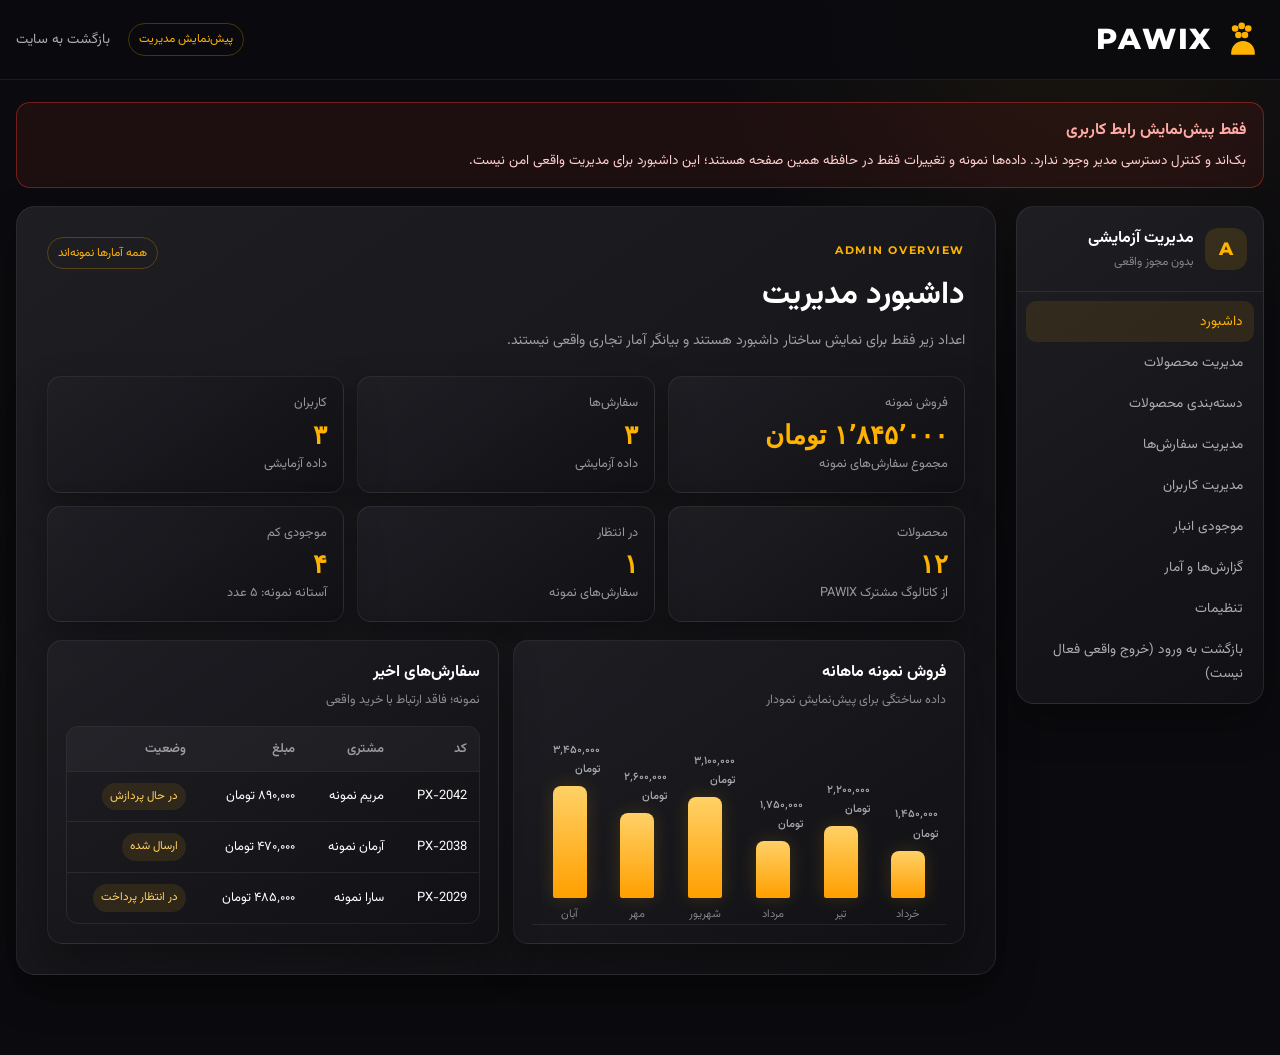
<file: admin/dashboard.html>
<!DOCTYPE html>
<html lang="fa" dir="rtl">
  <head>
    <meta charset="UTF-8" />
    <meta name="viewport" content="width=device-width, initial-scale=1.0" />
    <meta name="description" content="پیش‌نمایش داشبورد مدیریت PAWIX با داده‌های ساختگی؛ هیچ عملیات مدیریتی واقعی انجام نمی‌شود." />
    <title>پیش‌نمایش مدیریت | PAWIX</title>
    <link rel="preconnect" href="https://fonts.googleapis.com" />
    <link rel="preconnect" href="https://fonts.gstatic.com" crossorigin />
    <link href="https://fonts.googleapis.com/css2?family=Montserrat:wght@400;500;600;700;800&family=Vazirmatn:wght@400;500;600;700;800&display=swap" rel="stylesheet" />
    <link rel="stylesheet" href="../css/style.css" />
    <link rel="stylesheet" href="../css/admin-dashboard.css" />
  </head>
  <body class="admin-page">
    <header class="admin-topbar">
      <a class="brand" href="../index.html" aria-label="PAWIX - خانه">
        <span class="brand-mark" aria-hidden="true"><svg viewBox="0 0 64 64"><circle cx="20" cy="16" r="5"></circle><circle cx="30" cy="12" r="5"></circle><circle cx="40" cy="16" r="5"></circle><circle cx="25" cy="26" r="5"></circle><circle cx="35" cy="26" r="5"></circle><path d="M32 35c-10 0-18 8-18 18v3h36v-3c0-10-8-18-18-18Z"></path></svg></span>
        <span class="brand-name">PAWIX</span>
      </a>
      <div class="admin-topbar-actions">
        <span class="preview-chip">پیش‌نمایش مدیریت</span>
        <a href="../index.html">بازگشت به سایت</a>
      </div>
    </header>
    <main class="admin-container">
      <div class="admin-warning" role="alert">
        <strong>فقط پیش‌نمایش رابط کاربری</strong>
        <span>بک‌اند و کنترل دسترسی مدیر وجود ندارد. داده‌ها نمونه و تغییرات فقط در حافظه همین صفحه هستند؛ این داشبورد برای مدیریت واقعی امن نیست.</span>
      </div>
      <div class="admin-layout">
        <aside class="admin-sidebar" aria-label="منوی مدیریت">
          <div class="admin-sidebar-heading"><span class="admin-avatar" aria-hidden="true">A</span><div><strong>مدیریت آزمایشی</strong><small>بدون مجوز واقعی</small></div></div>
          <nav class="admin-nav">
            <a href="#overview" data-admin-link aria-current="page">داشبورد</a>
            <a href="#products" data-admin-link>مدیریت محصولات</a>
            <a href="#categories" data-admin-link>دسته‌بندی محصولات</a>
            <a href="#orders" data-admin-link>مدیریت سفارش‌ها</a>
            <a href="#users" data-admin-link>مدیریت کاربران</a>
            <a href="#inventory" data-admin-link>موجودی انبار</a>
            <a href="#reports" data-admin-link>گزارش‌ها و آمار</a>
            <a href="#settings" data-admin-link>تنظیمات</a>
            <a href="../pages/login.html">بازگشت به ورود (خروج واقعی فعال نیست)</a>
          </nav>
        </aside>
        <div class="admin-main">
          <section class="admin-panel" id="overview" data-admin-panel>
            <div class="admin-page-heading"><div><span class="admin-eyebrow">ADMIN OVERVIEW</span><h1>داشبورد مدیریت</h1></div><span class="sample-label">همه آمارها نمونه‌اند</span></div>
            <p class="admin-lead">اعداد زیر فقط برای نمایش ساختار داشبورد هستند و بیانگر آمار تجاری واقعی نیستند.</p>
            <div class="admin-stat-grid">
              <article class="admin-stat"><span>فروش نمونه</span><strong data-demo-sales>۰</strong><small>مجموع سفارش‌های نمونه</small></article>
              <article class="admin-stat"><span>سفارش‌ها</span><strong data-demo-order-count>۰</strong><small>داده آزمایشی</small></article>
              <article class="admin-stat"><span>کاربران</span><strong data-demo-user-count>۰</strong><small>داده آزمایشی</small></article>
              <article class="admin-stat"><span>محصولات</span><strong data-demo-product-count>۰</strong><small>از کاتالوگ مشترک PAWIX</small></article>
              <article class="admin-stat"><span>در انتظار</span><strong data-demo-pending-count>۰</strong><small>سفارش‌های نمونه</small></article>
              <article class="admin-stat"><span>موجودی کم</span><strong data-demo-low-stock>۰</strong><small>آستانه نمونه: ۵ عدد</small></article>
            </div>
            <div class="admin-overview-grid">
              <article class="admin-subpanel">
                <h2>فروش نمونه ماهانه</h2><p class="admin-subtitle">داده ساختگی برای پیش‌نمایش نمودار</p>
                <div class="demo-chart" data-sales-chart aria-label="نمودار نمونه فروش ماهانه"></div>
              </article>
              <article class="admin-subpanel">
                <h2>سفارش‌های اخیر</h2><p class="admin-subtitle">نمونه؛ فاقد ارتباط با خرید واقعی</p>
                <div class="responsive-table"><table class="admin-table"><thead><tr><th>کد</th><th>مشتری</th><th>مبلغ</th><th>وضعیت</th></tr></thead><tbody data-overview-orders></tbody></table></div>
              </article>
            </div>
          </section>

          <section class="admin-panel" id="products" data-admin-panel hidden>
            <div class="admin-page-heading"><div><span class="admin-eyebrow">PRODUCTS</span><h1>مدیریت محصولات</h1></div><span class="sample-label">تغییرات موقت</span></div>
            <p class="admin-lead">فهرست از کاتالوگ مشترک سایت خوانده می‌شود؛ افزودن و ویرایش فقط در این پیش‌نمایش اعمال می‌شود.</p>
            <div class="responsive-table"><table class="admin-table"><thead><tr><th>محصول</th><th>برند / دسته</th><th>قیمت</th><th>تخفیف</th><th>موجودی نمونه</th><th>وضعیت</th><th>عملیات</th></tr></thead><tbody data-admin-products></tbody></table></div>
            <form class="admin-form" data-product-form novalidate>
              <h2 data-product-form-heading>افزودن محصول نمونه</h2>
              <input type="hidden" name="productId" />
              <div class="admin-form-grid">
                <label>نام محصول<input name="name" required /></label>
                <label>برند<input name="brand" required /></label>
                <label>دسته‌بندی<input name="category" required placeholder="dog-food" /></label>
                <label>قیمت (تومان)<input name="price" type="number" min="0" required /></label>
                <label>قیمت قبل از تخفیف<input name="originalPrice" type="number" min="0" /></label>
                <label>موجودی نمونه<input name="stock" type="number" min="0" required /></label>
                <label class="admin-form-wide">نشانی تصویر<input name="image" type="url" required /></label>
                <label class="admin-form-wide">توضیحات<textarea name="description" rows="3" required></textarea></label>
              </div>
              <label class="admin-check"><input name="available" type="checkbox" checked /> محصول فعال باشد</label>
              <div class="admin-form-actions"><button class="admin-primary-button" type="submit">ذخیره فقط در پیش‌نمایش</button><button class="admin-secondary-button" type="button" data-product-cancel hidden>لغو ویرایش</button></div>
              <p class="admin-status" role="status" data-product-status></p>
            </form>
          </section>

          <section class="admin-panel" id="categories" data-admin-panel hidden>
            <div class="admin-page-heading"><div><span class="admin-eyebrow">CATEGORIES</span><h1>دسته‌بندی محصولات</h1></div><span class="sample-label">استخراج از کاتالوگ مشترک</span></div>
            <p class="admin-lead">دسته‌های زیر براساس اطلاعات فعلی محصولات محاسبه شده‌اند.</p>
            <div class="admin-category-grid" data-category-list></div>
          </section>

          <section class="admin-panel" id="orders" data-admin-panel hidden>
            <div class="admin-page-heading"><div><span class="admin-eyebrow">ORDERS</span><h1>مدیریت سفارش‌ها</h1></div><span class="sample-label">سفارش‌های ساختگی</span></div>
            <p class="admin-lead">تغییر وضعیت‌ها فقط در این صفحه و تا زمان بارگذاری مجدد باقی می‌ماند.</p>
            <p class="admin-status" role="status" data-order-status></p>
            <div class="responsive-table"><table class="admin-table"><thead><tr><th>کد سفارش</th><th>مشتری</th><th>تاریخ</th><th>محصولات</th><th>مبلغ</th><th>پرداخت</th><th>ارسال</th><th>جزئیات</th></tr></thead><tbody data-admin-orders></tbody></table></div>
          </section>

          <section class="admin-panel" id="users" data-admin-panel hidden>
            <div class="admin-page-heading"><div><span class="admin-eyebrow">USERS</span><h1>مدیریت کاربران</h1></div><span class="sample-label">کاربران نمونه</span></div>
            <p class="admin-lead">کاربر واقعی یا اطلاعات شناسایی‌شونده در این بخش وجود ندارد.</p>
            <p class="admin-status" role="status" data-user-status></p>
            <div class="responsive-table"><table class="admin-table"><thead><tr><th>نام</th><th>ایمیل</th><th>تلفن نمونه</th><th>ثبت‌نام</th><th>تعداد سفارش نمونه</th><th>وضعیت</th><th>عملیات</th></tr></thead><tbody data-admin-users></tbody></table></div>
          </section>

          <section class="admin-panel" id="inventory" data-admin-panel hidden>
            <div class="admin-page-heading"><div><span class="admin-eyebrow">INVENTORY</span><h1>موجودی انبار</h1></div><span class="sample-label">موجودی ساختگی</span></div>
            <p class="admin-lead">موجودی واقعی در دسترس نیست؛ مقدارهای زیر صرفاً برای نمایش هشدار کمبود هستند.</p>
            <div class="responsive-table"><table class="admin-table"><thead><tr><th>محصول</th><th>کد محصول</th><th>موجودی نمونه</th><th>وضعیت</th></tr></thead><tbody data-inventory-list></tbody></table></div>
          </section>

          <section class="admin-panel" id="reports" data-admin-panel hidden>
            <div class="admin-page-heading"><div><span class="admin-eyebrow">REPORTS</span><h1>گزارش‌ها و آمار</h1></div><span class="sample-label">داده ساختگی</span></div>
            <p class="admin-lead">گزارش‌های بصری نمونه؛ تا اتصال داده واقعی قابل استفاده تجاری نیستند.</p>
            <div class="admin-report-grid">
              <article class="admin-subpanel"><h2>فروش نمونه</h2><p class="admin-subtitle">مبالغ فرضی</p><div class="demo-chart" data-report-sales></div></article>
              <article class="admin-subpanel"><h2>سفارش‌ها</h2><p class="admin-subtitle">تعداد فرضی</p><div class="demo-chart" data-report-orders></div></article>
              <article class="admin-subpanel"><h2>محصولات برگزیده</h2><p class="admin-subtitle">براساس فهرست نمونه</p><div class="report-list" data-report-products></div></article>
              <article class="admin-subpanel"><h2>مشتریان نمونه</h2><p class="admin-subtitle">بدون داده شخصی واقعی</p><div class="report-list" data-report-customers></div></article>
            </div>
          </section>

          <section class="admin-panel" id="settings" data-admin-panel hidden>
            <div class="admin-page-heading"><div><span class="admin-eyebrow">SETTINGS</span><h1>تنظیمات</h1></div><span class="sample-label">غیرفعال</span></div>
            <p class="admin-lead">تنظیمات مدیریتی به سرور متصل نیستند و این پیش‌نمایش دسترسی مدیر را کنترل نمی‌کند.</p>
            <form class="admin-form" data-settings-form>
              <div class="admin-form-grid">
                <label>نام نمایشی فروشگاه<input name="storeName" value="PAWIX" required /></label>
                <label>ایمیل اطلاع‌رسانی<input name="email" type="email" value="demo@example.com" required /></label>
              </div>
              <button class="admin-primary-button" type="submit">بررسی تنظیمات نمایشی</button>
              <p class="admin-status" role="status" data-settings-status></p>
            </form>
          </section>
        </div>
      </div>
    </main>
    <script src="../js/store.js"></script>
    <script src="../js/admin-dashboard.js"></script>
  </body>
</html>
</file>
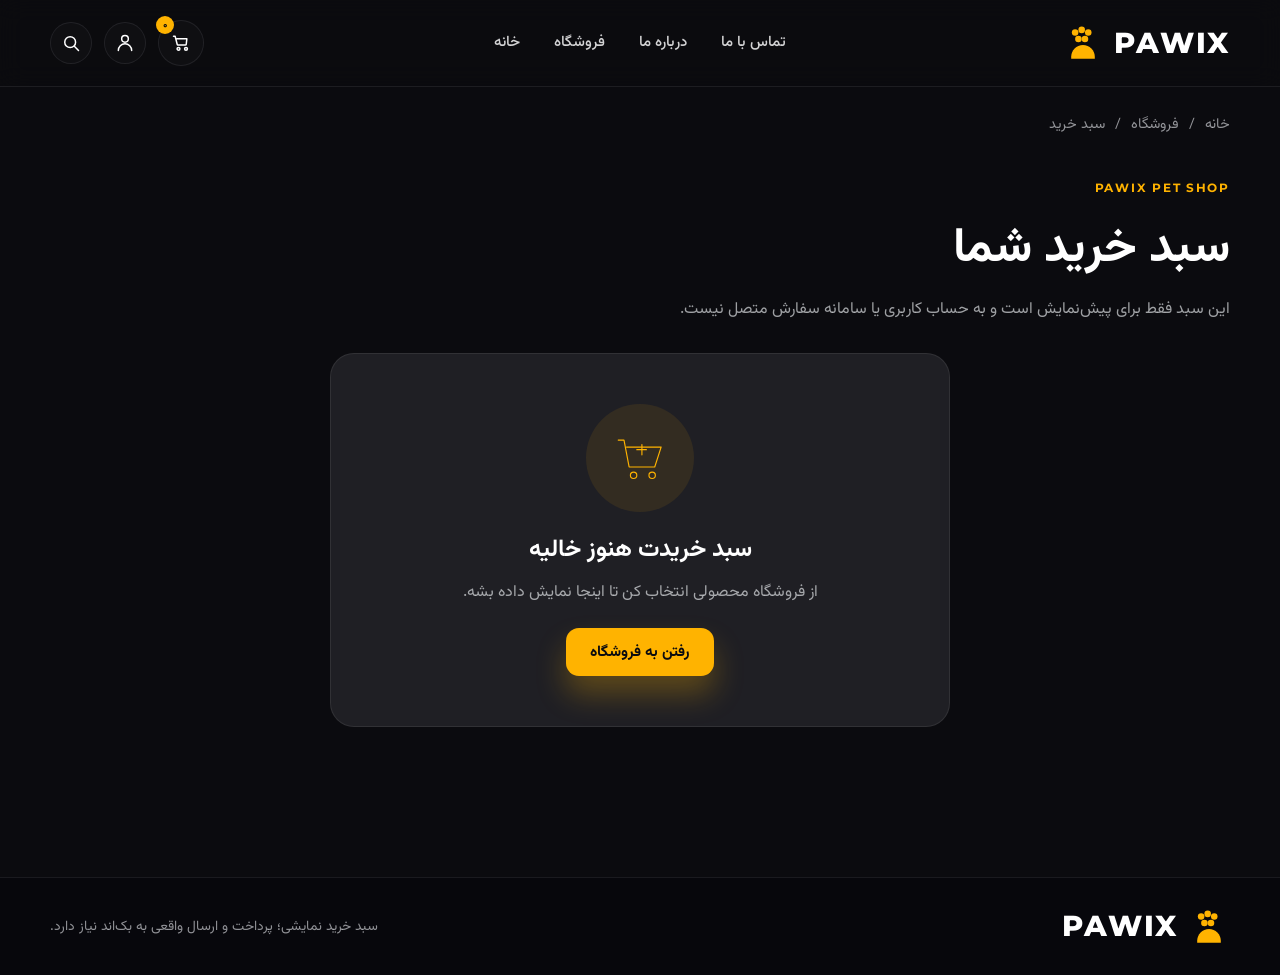
<file: pages/cart.html>
<!DOCTYPE html>
<html lang="fa" dir="rtl">
  <head>
    <meta charset="UTF-8" />
    <meta name="viewport" content="width=device-width, initial-scale=1.0" />
    <meta name="description" content="سبد خرید آزمایشی PAWIX؛ اطلاعات خرید و پرداخت به سرور ارسال نمی‌شوند." />
    <title>سبد خرید | PAWIX</title>
    <link rel="preconnect" href="https://fonts.googleapis.com" />
    <link rel="preconnect" href="https://fonts.gstatic.com" crossorigin />
    <link href="https://fonts.googleapis.com/css2?family=Montserrat:wght@400;500;600;700;800&family=Vazirmatn:wght@400;500;600;700;800&display=swap" rel="stylesheet" />
    <link rel="stylesheet" href="../css/style.css" />
    <link rel="stylesheet" href="../css/search.css" />
    <link rel="stylesheet" href="../css/cart.css" />
  </head>
  <body>
    <header class="site-header">
      <div class="container">
        <div class="header-row">
          <div class="header-actions" aria-label="ابزارهای کاربر">
            <button class="icon-btn" type="button" aria-label="جستجو در محصولات" data-search-open>
              <svg viewBox="0 0 24 24" aria-hidden="true"><circle cx="11" cy="11" r="6.5"></circle><path d="M16 16 21 21"></path></svg>
            </button>
            <a class="icon-btn" href="login.html" aria-label="ورود به حساب کاربری">
              <svg viewBox="0 0 24 24" aria-hidden="true"><path d="M20 21a8 8 0 0 0-16 0"></path><circle cx="12" cy="7" r="4"></circle></svg>
            </a>
            <a class="cart-btn" href="cart.html" aria-label="مشاهده سبد خرید آزمایشی" aria-current="page">
              <svg viewBox="0 0 24 24" aria-hidden="true"><circle cx="9" cy="19" r="1.7"></circle><circle cx="18" cy="19" r="1.7"></circle><path d="M3 4h2l2.4 9.5a1 1 0 0 0 1 .8h8.9a1 1 0 0 0 1-.76L19 7H7"></path></svg>
              <span class="cart-badge" data-cart-count>0</span>
            </a>
          </div>
          <nav class="main-nav" aria-label="منو اصلی">
            <a href="../index.html">خانه</a>
            <a href="shop.html">فروشگاه</a>
            <a href="about.html">درباره ما</a>
            <a href="contact.html">تماس با ما</a>
          </nav>
          <a class="brand" href="../index.html" aria-label="PAWIX - خانه">
            <span class="brand-mark" aria-hidden="true">
              <svg viewBox="0 0 64 64"><circle cx="20" cy="16" r="5"></circle><circle cx="30" cy="12" r="5"></circle><circle cx="40" cy="16" r="5"></circle><circle cx="25" cy="26" r="5"></circle><circle cx="35" cy="26" r="5"></circle><path d="M32 35c-10 0-18 8-18 18v3h36v-3c0-10-8-18-18-18Z"></path></svg>
            </span>
            <span class="brand-name">PAWIX</span>
          </a>
        </div>
      </div>
    </header>

    <main class="container cart-page">
      <nav class="cart-breadcrumb" aria-label="مسیر صفحه">
        <a href="../index.html">خانه</a><span aria-hidden="true">/</span>
        <a href="shop.html">فروشگاه</a><span aria-hidden="true">/</span>
        <span aria-current="page">سبد خرید</span>
      </nav>
      <header class="cart-heading">
        <span class="cart-kicker">PAWIX PET SHOP</span>
        <h1>سبد خرید شما</h1>
        <p>این سبد فقط برای پیش‌نمایش است و به حساب کاربری یا سامانه سفارش متصل نیست.</p>
      </header>

      <div class="cart-error" role="alert" data-cart-error hidden></div>
      <section class="cart-layout" data-cart-content aria-label="محتویات سبد خرید">
        <div class="cart-items-column">
          <div class="cart-items-heading">
            <h2>محصولات انتخاب‌شده</h2>
            <button class="text-button" type="button" data-clear-cart>پاک کردن سبد</button>
          </div>
          <div class="cart-items" data-cart-lines></div>
          <a class="cart-continue" href="shop.html">
            <svg viewBox="0 0 24 24" aria-hidden="true"><path d="M19 12H5m0 0 6 6m-6-6 6-6"></path></svg>
            ادامه خرید از فروشگاه
          </a>
        </div>
        <aside class="cart-summary" aria-labelledby="cart-summary-title">
          <h2 id="cart-summary-title">خلاصه سفارش</h2>
          <div class="summary-row"><span>جمع قیمت اصلی</span><strong data-original-total>۰ تومان</strong></div>
          <div class="summary-row"><span>تخفیف محصولات</span><strong class="summary-discount" data-discount-total>۰ تومان</strong></div>
          <div class="summary-row"><span>جمع محصولات</span><strong data-subtotal>۰ تومان</strong></div>
          <div class="summary-row">
            <span>هزینه ارسال (آزمایشی)</span><strong data-shipping>۰ تومان</strong>
          </div>
          <p class="shipping-note">مبلغ ارسال صفر فقط برای پیش‌نمایش است؛ هزینه واقعی هنوز تعریف نشده.</p>
          <div class="summary-total"><span>مجموع آزمایشی</span><strong data-total>۰ تومان</strong></div>
          <button class="checkout-button" type="button" data-checkout>ادامه به پرداخت</button>
          <p class="checkout-note" role="status" data-checkout-status>
            پرداخت در این نسخه فعال نیست؛ برای خرید واقعی به اتصال بک‌اند و درگاه امن نیاز است.
          </p>
        </aside>
      </section>

      <section class="cart-empty" data-cart-empty hidden>
        <div class="empty-cart-art" aria-hidden="true">
          <svg viewBox="0 0 100 100"><path d="M16 22h9l8 42h40l10-31H29"></path><circle cx="40" cy="77" r="5"></circle><circle cx="69" cy="77" r="5"></circle><path d="M45 37h15m-7-8v16"></path></svg>
        </div>
        <h2>سبد خریدت هنوز خالیه</h2>
        <p>از فروشگاه محصولی انتخاب کن تا اینجا نمایش داده بشه.</p>
        <a class="cta-btn" href="shop.html">رفتن به فروشگاه</a>
      </section>
    </main>

    <footer class="site-footer cart-footer">
      <div class="container cart-footer-inner">
        <a class="brand footer-logo" href="../index.html" aria-label="PAWIX - خانه">
          <span class="brand-mark" aria-hidden="true"><svg viewBox="0 0 64 64"><circle cx="20" cy="16" r="5"></circle><circle cx="30" cy="12" r="5"></circle><circle cx="40" cy="16" r="5"></circle><circle cx="25" cy="26" r="5"></circle><circle cx="35" cy="26" r="5"></circle><path d="M32 35c-10 0-18 8-18 18v3h36v-3c0-10-8-18-18-18Z"></path></svg></span>
          <span class="brand-name">PAWIX</span>
        </a>
        <p>سبد خرید نمایشی؛ پرداخت و ارسال واقعی به بک‌اند نیاز دارد.</p>
      </div>
    </footer>
    <div class="shop-toast" role="status" aria-live="polite" data-toast></div>
    <script src="../js/store.js"></script>
    <script src="../js/search.js"></script>
    <script src="../js/main.js"></script>
    <script src="../js/cart.js"></script>
  </body>
</html>
</file>
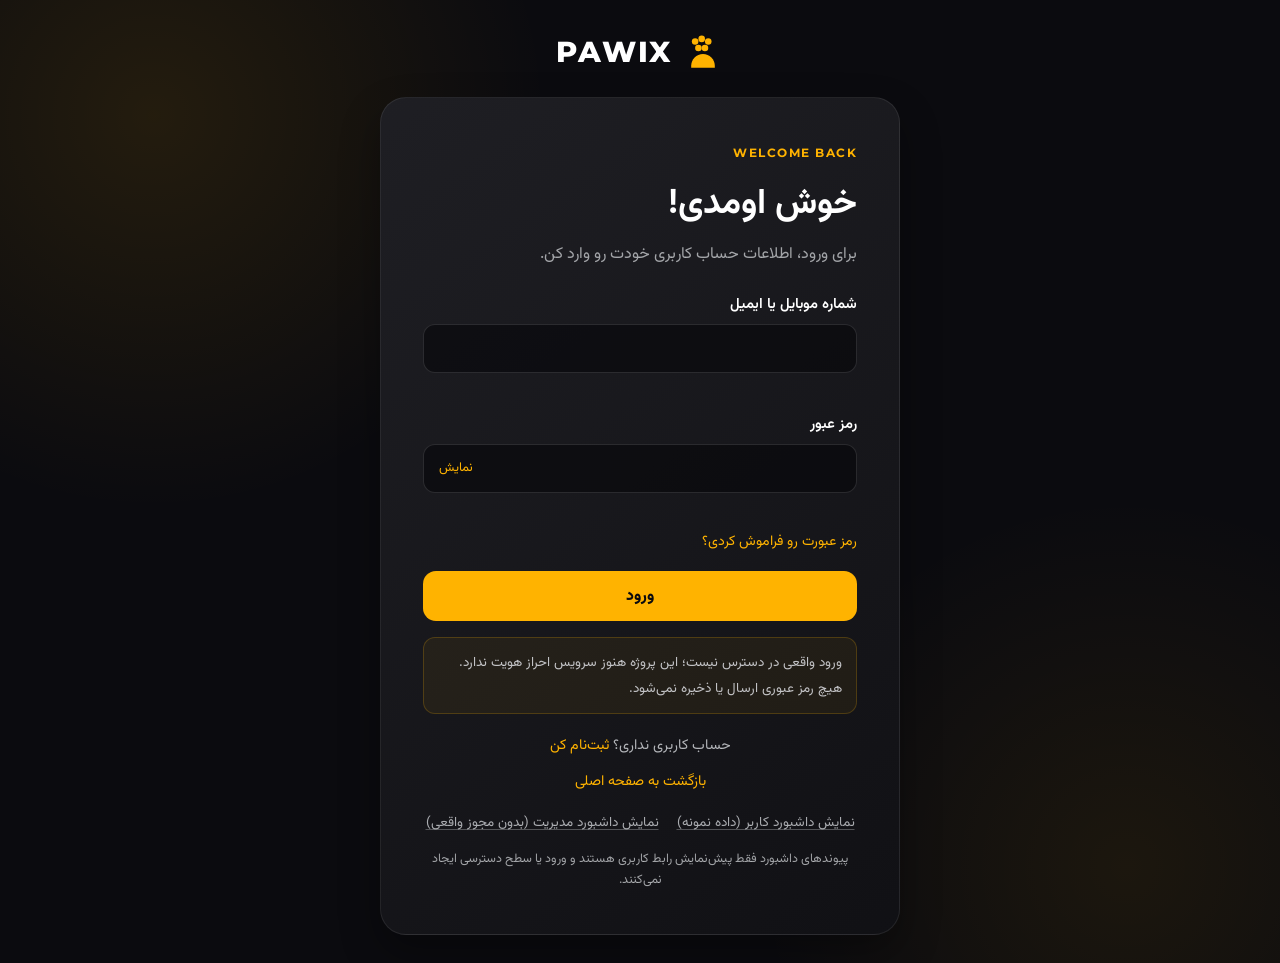
<file: pages/login.html>
<!DOCTYPE html>
<html lang="fa" dir="rtl">
  <head>
    <meta charset="UTF-8" />
    <meta name="viewport" content="width=device-width, initial-scale=1.0" />
    <meta name="description" content="پیش‌نمایش ورود به حساب PAWIX؛ ورود واقعی به سرویس احراز هویت نیاز دارد." />
    <title>ورود | PAWIX</title>
    <link rel="preconnect" href="https://fonts.googleapis.com" />
    <link rel="preconnect" href="https://fonts.gstatic.com" crossorigin />
    <link href="https://fonts.googleapis.com/css2?family=Montserrat:wght@400;500;600;700;800&family=Vazirmatn:wght@400;500;600;700;800&display=swap" rel="stylesheet" />
    <link rel="stylesheet" href="../css/style.css" />
    <link rel="stylesheet" href="../css/auth.css" />
  </head>
  <body class="auth-page">
    <main class="auth-shell">
      <div class="auth-brand-row">
        <a class="brand" href="../index.html" aria-label="PAWIX - خانه">
          <span class="brand-mark" aria-hidden="true"><svg viewBox="0 0 64 64"><circle cx="20" cy="16" r="5"></circle><circle cx="30" cy="12" r="5"></circle><circle cx="40" cy="16" r="5"></circle><circle cx="25" cy="26" r="5"></circle><circle cx="35" cy="26" r="5"></circle><path d="M32 35c-10 0-18 8-18 18v3h36v-3c0-10-8-18-18-18Z"></path></svg></span>
          <span class="brand-name">PAWIX</span>
        </a>
      </div>
      <section class="auth-card" aria-labelledby="login-title">
        <span class="auth-eyebrow">WELCOME BACK</span>
        <h1 id="login-title">خوش اومدی!</h1>
        <p class="auth-intro">برای ورود، اطلاعات حساب کاربری خودت رو وارد کن.</p>
        <form class="auth-form" data-auth-form data-auth-mode="login" novalidate>
          <div class="auth-field">
            <label for="login-identifier">شماره موبایل یا ایمیل</label>
            <input id="login-identifier" name="identifier" type="text" autocomplete="username" required aria-describedby="login-identifier-error" />
            <span class="auth-field-error" id="login-identifier-error"></span>
          </div>
          <div class="auth-field">
            <label for="login-password">رمز عبور</label>
            <div class="password-field">
              <input id="login-password" name="password" type="password" autocomplete="current-password" required aria-describedby="login-password-error" />
              <button class="password-toggle" type="button" data-password-toggle="login-password" aria-label="نمایش رمز عبور">نمایش</button>
            </div>
            <span class="auth-field-error" id="login-password-error"></span>
          </div>
          <div class="auth-options">
            <a href="#auth-notice" data-forgot-password>رمز عبورت رو فراموش کردی؟</a>
          </div>
          <button class="auth-submit" type="submit">ورود</button>
          <p class="auth-status" id="auth-notice" role="status" aria-live="polite">
            ورود واقعی در دسترس نیست؛ این پروژه هنوز سرویس احراز هویت ندارد. هیچ رمز عبوری ارسال یا ذخیره نمی‌شود.
          </p>
        </form>
        <div class="auth-links">
          <span>حساب کاربری نداری؟ <a href="register.html">ثبت‌نام کن</a></span>
          <a href="../index.html">بازگشت به صفحه اصلی</a>
        </div>
        <div class="auth-demo-links" aria-label="پیش‌نمایش‌های آزمایشی">
          <a href="../user/dashboard.html">نمایش داشبورد کاربر (داده نمونه)</a>
          <a href="../admin/dashboard.html">نمایش داشبورد مدیریت (بدون مجوز واقعی)</a>
        </div>
        <p class="auth-footnote">پیوندهای داشبورد فقط پیش‌نمایش رابط کاربری هستند و ورود یا سطح دسترسی ایجاد نمی‌کنند.</p>
      </section>
    </main>
    <script src="../js/auth.js"></script>
  </body>
</html>
</file>
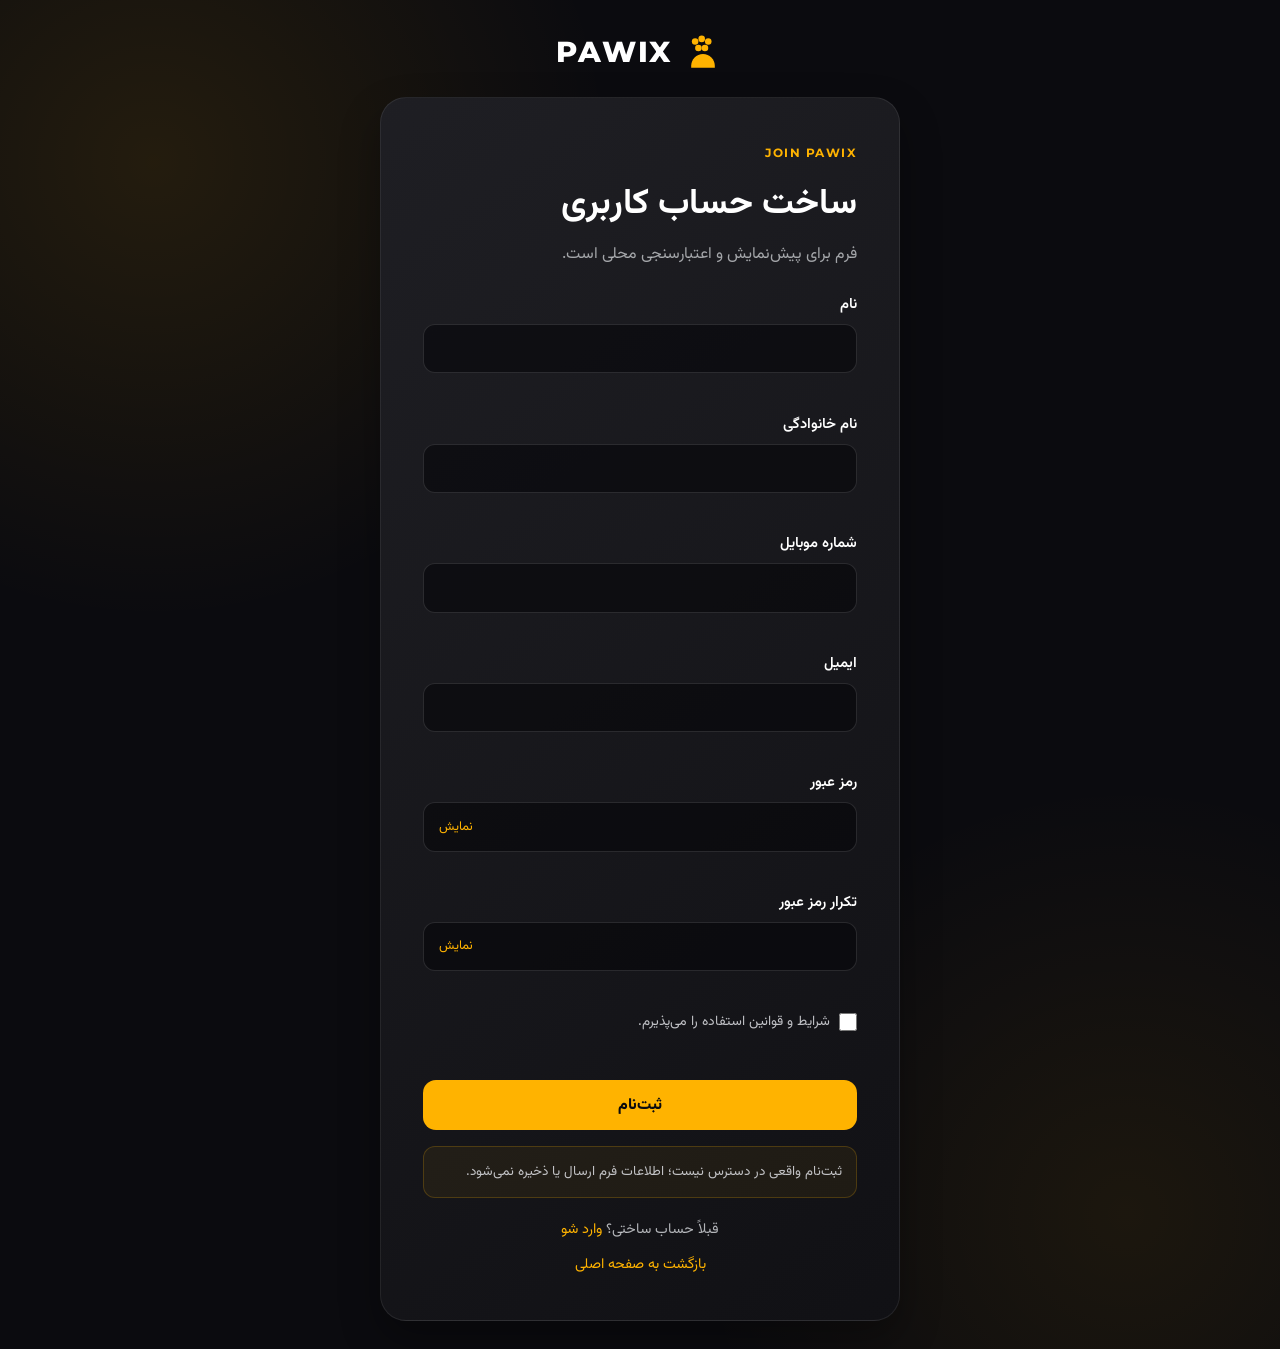
<file: pages/register.html>
<!DOCTYPE html>
<html lang="fa" dir="rtl">
  <head>
    <meta charset="UTF-8" />
    <meta name="viewport" content="width=device-width, initial-scale=1.0" />
    <meta name="description" content="پیش‌نمایش ثبت‌نام PAWIX؛ ثبت‌نام واقعی تا اتصال بک‌اند انجام نمی‌شود." />
    <title>ثبت‌نام | PAWIX</title>
    <link rel="preconnect" href="https://fonts.googleapis.com" />
    <link rel="preconnect" href="https://fonts.gstatic.com" crossorigin />
    <link href="https://fonts.googleapis.com/css2?family=Montserrat:wght@400;500;600;700;800&family=Vazirmatn:wght@400;500;600;700;800&display=swap" rel="stylesheet" />
    <link rel="stylesheet" href="../css/style.css" />
    <link rel="stylesheet" href="../css/auth.css" />
  </head>
  <body class="auth-page">
    <main class="auth-shell">
      <div class="auth-brand-row">
        <a class="brand" href="../index.html" aria-label="PAWIX - خانه">
          <span class="brand-mark" aria-hidden="true"><svg viewBox="0 0 64 64"><circle cx="20" cy="16" r="5"></circle><circle cx="30" cy="12" r="5"></circle><circle cx="40" cy="16" r="5"></circle><circle cx="25" cy="26" r="5"></circle><circle cx="35" cy="26" r="5"></circle><path d="M32 35c-10 0-18 8-18 18v3h36v-3c0-10-8-18-18-18Z"></path></svg></span>
          <span class="brand-name">PAWIX</span>
        </a>
      </div>
      <section class="auth-card" aria-labelledby="register-title">
        <span class="auth-eyebrow">JOIN PAWIX</span>
        <h1 id="register-title">ساخت حساب کاربری</h1>
        <p class="auth-intro">فرم برای پیش‌نمایش و اعتبارسنجی محلی است.</p>
        <form class="auth-form" data-auth-form data-auth-mode="register" novalidate>
          <div class="auth-field">
            <label for="register-first-name">نام</label>
            <input id="register-first-name" name="firstName" type="text" autocomplete="given-name" required aria-describedby="register-first-name-error" />
            <span class="auth-field-error" id="register-first-name-error"></span>
          </div>
          <div class="auth-field">
            <label for="register-last-name">نام خانوادگی</label>
            <input id="register-last-name" name="lastName" type="text" autocomplete="family-name" required aria-describedby="register-last-name-error" />
            <span class="auth-field-error" id="register-last-name-error"></span>
          </div>
          <div class="auth-field">
            <label for="register-mobile">شماره موبایل</label>
            <input id="register-mobile" name="phone" type="tel" inputmode="tel" autocomplete="tel" required aria-describedby="register-mobile-error" />
            <span class="auth-field-error" id="register-mobile-error"></span>
          </div>
          <div class="auth-field">
            <label for="register-email">ایمیل</label>
            <input id="register-email" name="email" type="email" inputmode="email" autocomplete="email" dir="ltr" required aria-describedby="register-email-error" />
            <span class="auth-field-error" id="register-email-error"></span>
          </div>
          <div class="auth-field">
            <label for="register-password">رمز عبور</label>
            <div class="password-field">
              <input id="register-password" name="password" type="password" autocomplete="new-password" required aria-describedby="register-password-error" />
              <button class="password-toggle" type="button" data-password-toggle="register-password" aria-label="نمایش رمز عبور">نمایش</button>
            </div>
            <span class="auth-field-error" id="register-password-error"></span>
          </div>
          <div class="auth-field">
            <label for="register-confirm-password">تکرار رمز عبور</label>
            <div class="password-field">
              <input id="register-confirm-password" name="confirmPassword" type="password" autocomplete="new-password" required aria-describedby="register-confirm-password-error" />
              <button class="password-toggle" type="button" data-password-toggle="register-confirm-password" aria-label="نمایش تکرار رمز عبور">نمایش</button>
            </div>
            <span class="auth-field-error" id="register-confirm-password-error"></span>
          </div>
          <label class="auth-check">
            <input type="checkbox" name="terms" required />
            <span>شرایط و قوانین استفاده را می‌پذیرم.</span>
          </label>
          <span class="auth-field-error" id="register-terms-error"></span>
          <button class="auth-submit" type="submit">ثبت‌نام</button>
          <p class="auth-status" role="status" aria-live="polite">
            ثبت‌نام واقعی در دسترس نیست؛ اطلاعات فرم ارسال یا ذخیره نمی‌شود.
          </p>
        </form>
        <div class="auth-links">
          <span>قبلاً حساب ساختی؟ <a href="login.html">وارد شو</a></span>
          <a href="../index.html">بازگشت به صفحه اصلی</a>
        </div>
      </section>
    </main>
    <script src="../js/auth.js"></script>
  </body>
</html>
</file>
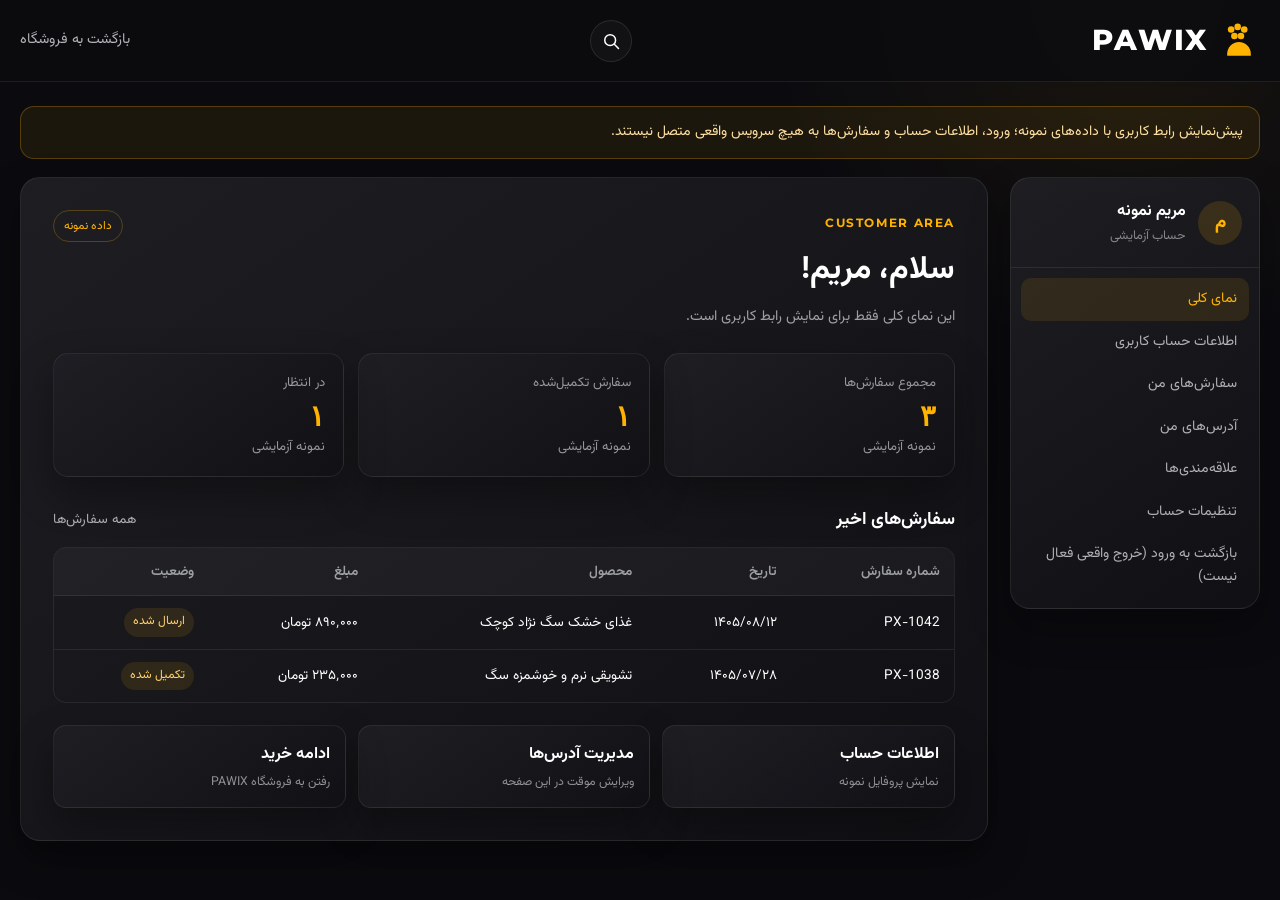
<file: user/dashboard.html>
<!DOCTYPE html>
<html lang="fa" dir="rtl">
  <head>
    <meta charset="UTF-8" />
    <meta name="viewport" content="width=device-width, initial-scale=1.0" />
    <meta name="description" content="پیش‌نمایش داشبورد کاربری PAWIX با داده‌های نمونه؛ اطلاعات حساب به سرور متصل نیست." />
    <title>داشبورد کاربر | PAWIX</title>
    <link rel="preconnect" href="https://fonts.googleapis.com" />
    <link rel="preconnect" href="https://fonts.gstatic.com" crossorigin />
    <link href="https://fonts.googleapis.com/css2?family=Montserrat:wght@400;500;600;700;800&family=Vazirmatn:wght@400;500;600;700;800&display=swap" rel="stylesheet" />
    <link rel="stylesheet" href="../css/style.css" />
    <link rel="stylesheet" href="../css/search.css" />
    <link rel="stylesheet" href="../css/user-dashboard.css" />
  </head>
  <body class="dashboard-page user-dashboard">
    <header class="dashboard-topbar">
      <a class="brand" href="../index.html" aria-label="PAWIX - خانه">
        <span class="brand-mark" aria-hidden="true"><svg viewBox="0 0 64 64"><circle cx="20" cy="16" r="5"></circle><circle cx="30" cy="12" r="5"></circle><circle cx="40" cy="16" r="5"></circle><circle cx="25" cy="26" r="5"></circle><circle cx="35" cy="26" r="5"></circle><path d="M32 35c-10 0-18 8-18 18v3h36v-3c0-10-8-18-18-18Z"></path></svg></span>
        <span class="brand-name">PAWIX</span>
      </a>
      <button class="dashboard-search-open" type="button" aria-label="جستجو در محصولات" data-search-open>
        <svg viewBox="0 0 24 24" aria-hidden="true"><circle cx="11" cy="11" r="6.5"></circle><path d="M16 16 21 21"></path></svg>
      </button>
      <a class="dashboard-back-link" href="../index.html">بازگشت به فروشگاه</a>
    </header>
    <main class="dashboard-container">
      <div class="demo-banner" role="note">
        پیش‌نمایش رابط کاربری با داده‌های نمونه؛ ورود، اطلاعات حساب و سفارش‌ها به هیچ سرویس واقعی متصل نیستند.
      </div>
      <div class="dashboard-layout">
        <aside class="dashboard-sidebar" aria-label="منوی داشبورد کاربر">
          <div class="dashboard-profile-mini">
            <span class="profile-avatar" aria-hidden="true">م</span>
            <div><strong>مریم نمونه</strong><span>حساب آزمایشی</span></div>
          </div>
          <nav class="dashboard-nav">
            <a href="#overview" data-dashboard-link aria-current="page">نمای کلی</a>
            <a href="#profile" data-dashboard-link>اطلاعات حساب کاربری</a>
            <a href="#orders" data-dashboard-link>سفارش‌های من</a>
            <a href="#addresses" data-dashboard-link>آدرس‌های من</a>
            <a href="#wishlist" data-dashboard-link>علاقه‌مندی‌ها</a>
            <a href="#settings" data-dashboard-link>تنظیمات حساب</a>
            <a href="../pages/login.html">بازگشت به ورود (خروج واقعی فعال نیست)</a>
          </nav>
        </aside>

        <div class="dashboard-content">
          <section class="dashboard-panel" id="overview" data-dashboard-panel>
            <div class="dashboard-title-row">
              <div><span class="dashboard-eyebrow">CUSTOMER AREA</span><h1>سلام، مریم!</h1></div>
              <span class="sample-label">داده نمونه</span>
            </div>
            <p class="dashboard-lead">این نمای کلی فقط برای نمایش رابط کاربری است.</p>
            <div class="dashboard-stat-grid">
              <article class="dashboard-stat"><span>مجموع سفارش‌ها</span><strong data-total-orders>۰</strong><small>نمونه آزمایشی</small></article>
              <article class="dashboard-stat"><span>سفارش تکمیل‌شده</span><strong data-completed-orders>۰</strong><small>نمونه آزمایشی</small></article>
              <article class="dashboard-stat"><span>در انتظار</span><strong data-pending-orders>۰</strong><small>نمونه آزمایشی</small></article>
            </div>
            <div class="dashboard-panel-heading"><h2>سفارش‌های اخیر</h2><a href="#orders" data-dashboard-link>همه سفارش‌ها</a></div>
            <div class="responsive-table">
              <table class="dashboard-table">
                <thead><tr><th>شماره سفارش</th><th>تاریخ</th><th>محصول</th><th>مبلغ</th><th>وضعیت</th></tr></thead>
                <tbody data-recent-orders></tbody>
              </table>
            </div>
            <div class="dashboard-quick-links">
              <a href="#profile" data-dashboard-link><strong>اطلاعات حساب</strong><span>نمایش پروفایل نمونه</span></a>
              <a href="#addresses" data-dashboard-link><strong>مدیریت آدرس‌ها</strong><span>ویرایش موقت در این صفحه</span></a>
              <a href="../pages/shop.html"><strong>ادامه خرید</strong><span>رفتن به فروشگاه PAWIX</span></a>
            </div>
          </section>

          <section class="dashboard-panel" id="profile" data-dashboard-panel hidden>
            <div class="dashboard-title-row"><div><span class="dashboard-eyebrow">PROFILE</span><h1>اطلاعات حساب کاربری</h1></div><span class="sample-label">موقت و محلی</span></div>
            <p class="dashboard-lead">ویرایش‌های این فرم فقط تا زمان باز شدن مجدد صفحه در حافظه می‌مانند.</p>
            <form class="dashboard-form" data-profile-form>
              <div class="dashboard-form-grid">
                <label>نام<input name="firstName" required value="مریم" /></label>
                <label>نام خانوادگی<input name="lastName" required value="نمونه" /></label>
                <label>شماره موبایل<input name="phone" type="tel" value="۰۹۱۲۰۰۰۰۰۰۰" /></label>
                <label>ایمیل<input name="email" type="email" dir="ltr" value="demo@example.com" /></label>
              </div>
              <button class="dashboard-primary-button" type="submit">به‌روزرسانی پیش‌نمایش</button>
              <p class="dashboard-status" role="status" data-profile-status></p>
            </form>
          </section>

          <section class="dashboard-panel" id="orders" data-dashboard-panel hidden>
            <div class="dashboard-title-row"><div><span class="dashboard-eyebrow">ORDERS</span><h1>سفارش‌های من</h1></div><span class="sample-label">داده نمونه</span></div>
            <p class="dashboard-lead">هیچ‌یک از سفارش‌های زیر خرید واقعی نیست.</p>
            <p class="dashboard-status" role="status" data-order-status></p>
            <div class="responsive-table">
              <table class="dashboard-table">
                <thead><tr><th>شماره سفارش</th><th>تاریخ</th><th>محصول</th><th>مبلغ</th><th>وضعیت</th><th>جزئیات</th></tr></thead>
                <tbody data-order-list></tbody>
              </table>
            </div>
          </section>

          <section class="dashboard-panel" id="addresses" data-dashboard-panel hidden>
            <div class="dashboard-title-row"><div><span class="dashboard-eyebrow">ADDRESSES</span><h1>آدرس‌های من</h1></div><span class="sample-label">فقط پیش‌نمایش</span></div>
            <p class="dashboard-lead">افزودن، ویرایش و حذف در این صفحه موقت است و اطلاعات شخصی ذخیره نمی‌شود.</p>
            <div class="address-list" data-address-list></div>
            <form class="dashboard-form address-form" data-address-form>
              <h2 data-address-form-title>افزودن آدرس نمونه</h2>
              <div class="dashboard-form-grid">
                <label>عنوان<input name="title" required placeholder="مثلاً خانه" /></label>
                <label>شهر<input name="city" required placeholder="شهر" /></label>
                <label class="form-wide">نشانی کامل<textarea name="address" required rows="3" placeholder="نشانی آزمایشی"></textarea></label>
              </div>
              <label class="dashboard-check"><input name="default" type="checkbox" /> آدرس پیش‌فرض باشد</label>
              <div class="dashboard-form-actions">
                <button class="dashboard-primary-button" type="submit">ذخیره موقت</button>
                <button class="dashboard-secondary-button" type="button" data-cancel-address hidden>لغو ویرایش</button>
              </div>
              <p class="dashboard-status" role="status" data-address-status></p>
            </form>
          </section>

          <section class="dashboard-panel" id="wishlist" data-dashboard-panel hidden>
            <div class="dashboard-title-row"><div><span class="dashboard-eyebrow">WISHLIST</span><h1>علاقه‌مندی‌ها</h1></div><span class="sample-label">محصولات نمونه</span></div>
            <p class="dashboard-lead">این فهرست نمونه از کاتالوگ PAWIX خوانده شده و به حساب کاربر متصل نیست.</p>
            <div class="wishlist-grid" data-user-wishlist></div>
          </section>

          <section class="dashboard-panel" id="settings" data-dashboard-panel hidden>
            <div class="dashboard-title-row"><div><span class="dashboard-eyebrow">SETTINGS</span><h1>تنظیمات حساب</h1></div><span class="sample-label">غیرفعال</span></div>
            <p class="dashboard-lead">تغییر رمز عبور تا اتصال سرویس احراز هویت انجام نمی‌شود.</p>
            <form class="dashboard-form" data-password-form novalidate>
              <div class="dashboard-form-grid">
                <label>رمز فعلی<input type="password" name="currentPassword" autocomplete="current-password" required /></label>
                <label>رمز جدید<input type="password" name="newPassword" autocomplete="new-password" minlength="8" required /></label>
                <label>تکرار رمز جدید<input type="password" name="confirmPassword" autocomplete="new-password" required /></label>
              </div>
              <button class="dashboard-primary-button" type="submit">بررسی فرم (بدون تغییر رمز)</button>
              <p class="dashboard-status" role="status" data-password-status></p>
            </form>
          </section>
        </div>
      </div>
    </main>
    <script src="../js/store.js"></script>
    <script src="../js/search.js"></script>
    <script src="../js/user-dashboard.js"></script>
  </body>
</html>
</file>
<file: css/style.css>
:root {
  --primary-orange: #ffb300;
  --dark-black: #0b0b0f;
  --dark-gray: #1f1f24;
  --light-gray: #e5e7eb;
  --white: #ffffff;
  --accent-red: #ff3b30;
  --border-soft: rgba(255, 255, 255, 0.08);
  --shadow-soft: 0 18px 40px rgba(0, 0, 0, 0.32);
}

* {
  box-sizing: border-box;
  margin: 0;
  padding: 0;
}

html {
  scroll-behavior: smooth;
}

@media (hover: hover) and (pointer: fine) and (min-width: 769px) and (prefers-reduced-motion: no-preference) {
  body.pawix-custom-cursor,
  body.pawix-custom-cursor * {
    cursor: none !important;
  }

  .pawix-kibble-cursor {
    position: fixed;
    top: 0;
    left: 0;
    z-index: 1000;
    width: 30px;
    height: 23px;
    background: url("../assets/icons/kibble-cursor.svg") center / contain no-repeat;
    opacity: 0;
    pointer-events: none;
    transform: translate3d(-50%, -50%, 0) rotate(-18deg) scale(0.82);
    transform-origin: center;
    transition: opacity 120ms ease, filter 160ms ease;
    will-change: transform;
  }

  .pawix-kibble-cursor.is-visible {
    opacity: 1;
  }

  .pawix-kibble-cursor.is-hovering {
    filter: drop-shadow(0 0 5px rgba(255, 179, 0, 0.55));
  }

  .pawix-kibble-cursor.is-pressed {
    filter: brightness(1.15) drop-shadow(0 0 6px rgba(255, 179, 0, 0.65));
  }
}

body {
  font-family: "Vazirmatn", "Tahoma", sans-serif;
  background: var(--dark-black);
  color: var(--white);
  direction: rtl;
  line-height: 1.7;
}

a {
  color: inherit;
  text-decoration: none;
}

img {
  display: block;
  width: 100%;
}

button {
  font: inherit;
}

svg {
  width: 20px;
  height: 20px;
  stroke: currentColor;
  fill: none;
  stroke-width: 1.8;
  stroke-linecap: round;
  stroke-linejoin: round;
}

.container {
  width: min(1180px, calc(100% - 32px));
  margin: 0 auto;
}

.site-header {
  position: sticky;
  top: 0;
  z-index: 20;
  background: rgba(11, 11, 15, 0.82);
  backdrop-filter: blur(12px);
  border-bottom: 1px solid var(--border-soft);
}

.header-row {
  direction: ltr;
  display: grid;
  grid-template-columns: 1fr auto 1fr;
  align-items: center;
  min-height: 86px;
  gap: 18px;
}

.header-actions {
  display: flex;
  align-items: center;
  justify-content: flex-start;
  gap: 12px;
}

.icon-btn,
.cart-btn {
  display: inline-flex;
  align-items: center;
  justify-content: center;
  width: 42px;
  height: 42px;
  border-radius: 50%;
  background: rgba(255, 255, 255, 0.02);
  border: 1px solid var(--border-soft);
  color: var(--white);
  cursor: pointer;
  transition: transform 0.25s ease, border-color 0.25s ease, background 0.25s ease;
}

.icon-btn:hover,
.cart-btn:hover,
.logo:hover {
  transform: translateY(-1px);
  border-color: rgba(255, 179, 0, 0.5);
}

.cart-btn {
  position: relative;
  width: 46px;
  height: 46px;
}

.cart-badge {
  position: absolute;
  top: -5px;
  left: -3px;
  display: inline-flex;
  align-items: center;
  justify-content: center;
  min-width: 18px;
  height: 18px;
  padding: 0 5px;
  border-radius: 999px;
  background: var(--primary-orange);
  color: var(--dark-black);
  font-size: 10px;
  font-weight: 800;
}

.main-nav {
  display: flex;
  align-items: center;
  justify-content: center;
  gap: 34px;
  font-weight: 500;
  font-size: 15px;
}

.main-nav a {
  position: relative;
  color: rgba(255, 255, 255, 0.82);
  transition: color 0.25s ease;
}

.main-nav a::after {
  content: "";
  position: absolute;
  inset: auto 0 -9px 0;
  height: 2px;
  border-radius: 999px;
  background: var(--primary-orange);
  transform: scaleX(0);
  transform-origin: center;
  transition: transform 0.25s ease;
}

.main-nav a:hover,
.main-nav a.active {
  color: var(--primary-orange);
}

.main-nav a:hover::after,
.main-nav a.active::after {
  transform: scaleX(1);
}

.brand {
  display: inline-flex;
  align-items: center;
  justify-content: flex-end;
  gap: 10px;
  font-weight: 800;
  letter-spacing: 0.12em;
  text-transform: uppercase;
  color: var(--white);
}

.brand-name {
  font-family: "Montserrat", sans-serif;
  font-size: 1.8rem;
}

.brand-mark {
  display: inline-flex;
  align-items: center;
  justify-content: center;
  width: 42px;
  height: 42px;
  color: var(--primary-orange);
}

.brand-mark svg {
  width: 42px;
  height: 42px;
  fill: currentColor;
  stroke: none;
}

.hero {
  position: relative;
  overflow: hidden;
  padding: 78px 0 48px;
  background:
    radial-gradient(circle at top right, rgba(255, 179, 0, 0.18), transparent 22%),
    linear-gradient(90deg, rgba(17, 17, 21, 0.96) 0%, rgba(11, 11, 15, 0.9) 100%);
}

.hero-glow {
  position: absolute;
  border-radius: 50%;
  filter: blur(90px);
  opacity: 0.34;
}

.hero-glow-one {
  top: 48px;
  right: 160px;
  width: 200px;
  height: 200px;
  background: rgba(255, 179, 0, 0.2);
}

.hero-glow-two {
  bottom: 60px;
  left: 120px;
  width: 260px;
  height: 260px;
  background: rgba(255, 59, 48, 0.09);
}

.hero-inner {
  position: relative;
  display: grid;
  grid-template-columns: 1.2fr 0.9fr;
  align-items: center;
  gap: 32px;
  min-height: 600px;
}

.hero-visual {
  position: relative;
  min-height: 520px;
}

.pet-card {
  position: absolute;
  overflow: hidden;
  border-radius: 28px;
  border: 1px solid rgba(255, 179, 0, 0.2);
  box-shadow: var(--shadow-soft);
}

.pet-card img {
  height: 100%;
  object-fit: cover;
}

.pet-card-dog {
  left: 20px;
  bottom: 30px;
  width: 62%;
  height: 480px;
  transform: rotate(-4deg);
}

.pet-card-cat {
  right: 18px;
  bottom: 10px;
  width: 34%;
  height: 260px;
  border-radius: 22px;
  transform: rotate(5deg);
}

.paw-pattern {
  position: absolute;
  color: rgba(255, 179, 0, 0.08);
  width: 230px;
  height: 230px;
  right: 60px;
  top: 40px;
  z-index: -1;
}

.paw-pattern svg {
  width: 100%;
  height: 100%;
  fill: currentColor;
  stroke: none;
}

.hero-copy {
  position: relative;
  z-index: 1;
  text-align: right;
}

.eyebrow {
  display: inline-block;
  margin-bottom: 10px;
  color: var(--primary-orange);
  font-size: 0.8rem;
  letter-spacing: 0.15em;
  text-transform: uppercase;
  font-family: "Montserrat", sans-serif;
  font-weight: 700;
}

.hero-copy h1 {
  font-size: clamp(2.6rem, 3vw, 4.1rem);
  line-height: 1.18;
  font-weight: 800;
  margin-bottom: 18px;
}

.hero-copy p {
  max-width: 500px;
  color: rgba(229, 231, 235, 0.9);
  font-size: 1.15rem;
  margin-bottom: 28px;
}

.cta-btn {
  display: inline-flex;
  align-items: center;
  justify-content: center;
  min-height: 58px;
  padding: 0 28px;
  border-radius: 18px;
  background: linear-gradient(180deg, #ffc840, var(--primary-orange));
  color: var(--dark-black);
  font-weight: 700;
  box-shadow: 0 18px 30px rgba(255, 179, 0, 0.28);
  transition: transform 0.25s ease, box-shadow 0.25s ease;
}

.cta-btn:hover {
  transform: translateY(-2px);
  box-shadow: 0 22px 34px rgba(255, 179, 0, 0.36);
}

.cta-btn.secondary {
  min-height: 52px;
  padding: 0 28px;
}

.benefits {
  margin-top: -10px;
  padding-bottom: 18px;
}

.benefits-grid {
  display: grid;
  grid-template-columns: repeat(4, minmax(0, 1fr));
  gap: 20px;
}

.benefit-card {
  padding: 30px 22px 24px;
  border: 1px solid var(--border-soft);
  border-radius: 22px;
  background: rgba(31, 31, 36, 0.96);
  text-align: center;
  transition: transform 0.25s ease, border-color 0.25s ease;
}

.benefit-card:hover {
  transform: translateY(-4px);
  border-color: rgba(255, 179, 0, 0.45);
}

.benefit-icon {
  display: inline-flex;
  align-items: center;
  justify-content: center;
  width: 62px;
  height: 62px;
  margin-bottom: 16px;
  border-radius: 18px;
  background: rgba(255, 179, 0, 0.12);
  color: var(--primary-orange);
}

.benefit-card h3 {
  font-size: 1.1rem;
  font-weight: 700;
  margin-bottom: 6px;
}

.benefit-card p {
  color: rgba(229, 231, 235, 0.8);
  font-size: 0.96rem;
}

.products {
  padding: 64px 0 42px;
}

.section-head {
  display: flex;
  align-items: center;
  justify-content: space-between;
  gap: 18px;
  margin-bottom: 28px;
}

.title-wrap {
  display: inline-flex;
  align-items: center;
  gap: 12px;
}

.section-line {
  width: 52px;
  height: 3px;
  border-radius: 999px;
  background: var(--primary-orange);
}

.section-head h2 {
  font-size: clamp(1.9rem, 2vw, 2.5rem);
  font-weight: 800;
}

.section-link {
  color: var(--primary-orange);
  font-weight: 600;
}

.product-grid {
  display: grid;
  grid-template-columns: repeat(4, minmax(0, 1fr));
  gap: 22px;
}

.product-card {
  display: flex;
  flex-direction: column;
  background: rgba(31, 31, 36, 0.96);
  border: 1px solid var(--border-soft);
  border-radius: 24px;
  overflow: hidden;
  transition: transform 0.25s ease, border-color 0.25s ease;
}

.product-card:hover {
  transform: translateY(-4px);
  border-color: rgba(255, 179, 0, 0.45);
}

.product-image {
  background: #111217;
  height: 260px;
}

.product-image img {
  height: 100%;
  object-fit: cover;
}

.product-meta {
  display: flex;
  flex-direction: column;
  gap: 10px;
  padding: 18px 18px 20px;
}

.product-brand {
  color: rgba(255, 179, 0, 0.85);
  font-size: 0.77rem;
  letter-spacing: 0.08em;
  text-transform: uppercase;
  font-family: "Montserrat", sans-serif;
  font-weight: 700;
}

.product-card h3 {
  font-size: 1.1rem;
  line-height: 1.7;
  min-height: 54px;
}

.product-card h3 a:hover {
  color: var(--primary-orange);
}

.rating {
  display: flex;
  align-items: center;
  gap: 8px;
  color: var(--primary-orange);
  font-size: 0.83rem;
}

.rating span {
  letter-spacing: 0.12em;
}

.product-footer {
  display: flex;
  align-items: center;
  justify-content: space-between;
  gap: 12px;
  margin-top: 10px;
}

.price {
  color: var(--primary-orange);
  font-weight: 800;
  font-size: 1.08rem;
}

.product-footer button {
  display: inline-flex;
  align-items: center;
  justify-content: center;
  width: 42px;
  height: 42px;
  border: 0;
  border-radius: 12px;
  background: rgba(255, 179, 0, 0.12);
  color: var(--primary-orange);
  cursor: pointer;
  transition: transform 0.25s ease, background 0.25s ease;
}

.product-footer button:hover {
  transform: translateY(-2px);
  background: rgba(255, 179, 0, 0.18);
}

.promo-banner {
  padding: 28px 0 82px;
}

.promo-inner {
  position: relative;
  display: grid;
  grid-template-columns: 1.2fr 0.8fr;
  align-items: center;
  gap: 28px;
  padding: 22px 22px 22px 38px;
  border-radius: 30px;
  overflow: hidden;
  background: linear-gradient(135deg, rgba(20, 20, 24, 0.94), rgba(11, 11, 15, 0.97));
  border: 1px solid var(--border-soft);
  box-shadow: var(--shadow-soft);
}

.promo-inner::before,
.promo-inner::after {
  content: "";
  position: absolute;
  border: 1px solid rgba(255, 179, 0, 0.28);
  border-radius: 50%;
  inset: auto auto 18px 18px;
  transform: rotate(-14deg);
}

.promo-inner::before {
  width: 220px;
  height: 220px;
  left: 10px;
  bottom: -78px;
}

.promo-inner::after {
  width: 160px;
  height: 160px;
  left: 64px;
  bottom: -34px;
}

.promo-visual {
  position: relative;
  height: 340px;
  border-radius: 24px;
  overflow: hidden;
}

.promo-visual img {
  height: 100%;
  object-fit: cover;
}

.promo-content {
  position: relative;
  z-index: 1;
  text-align: center;
}

.promo-kicker {
  display: inline-block;
  margin-bottom: 8px;
  color: var(--primary-orange);
  font-size: 0.9rem;
  letter-spacing: 0.12em;
  text-transform: uppercase;
  font-family: "Montserrat", sans-serif;
  font-weight: 700;
}

.promo-content h2 {
  font-size: clamp(2rem, 3vw, 3.2rem);
  font-weight: 800;
  margin-bottom: 18px;
}

.promo-discount {
  position: absolute;
  left: 34px;
  top: 50%;
  transform: translateY(-50%);
  width: 110px;
  height: 110px;
  display: flex;
  align-items: center;
  justify-content: center;
  border-radius: 50%;
  background: linear-gradient(180deg, rgba(255, 179, 0, 0.92), rgba(255, 179, 0, 0.64));
  color: var(--dark-black);
  font-family: "Montserrat", sans-serif;
  font-weight: 800;
  font-size: 2rem;
  box-shadow: 0 18px 30px rgba(255, 179, 0, 0.28);
}

.site-footer {
  background: rgba(8, 8, 12, 0.96);
  border-top: 1px solid var(--border-soft);
  padding: 52px 0 18px;
}

.footer-grid {
  display: grid;
  grid-template-columns: 1.3fr 0.7fr 0.7fr 0.9fr;
  gap: 30px;
}

.footer-brand p {
  margin-top: 18px;
  color: rgba(229, 231, 235, 0.8);
  max-width: 360px;
  line-height: 2;
}

.footer-logo {
  justify-content: flex-start;
}

.socials {
  display: flex;
  align-items: center;
  gap: 12px;
  margin-top: 20px;
}

.socials a,
.socials span {
  display: inline-flex;
  align-items: center;
  justify-content: center;
  width: 36px;
  height: 36px;
  border-radius: 12px;
  background: rgba(255, 255, 255, 0.04);
  border: 1px solid var(--border-soft);
  color: var(--primary-orange);
  font-size: 1.1rem;
}

.footer-column h3 {
  margin-bottom: 18px;
  font-size: 1.05rem;
  font-weight: 700;
}

.footer-column ul {
  list-style: none;
  display: grid;
  gap: 10px;
  color: rgba(229, 231, 235, 0.78);
}

.footer-column a:hover {
  color: var(--white);
}

.footer-bottom {
  display: flex;
  justify-content: space-between;
  align-items: center;
  gap: 18px;
  margin-top: 36px;
  padding-top: 18px;
  border-top: 1px solid var(--border-soft);
  color: rgba(229, 231, 235, 0.7);
  font-size: 0.92rem;
}

@media (max-width: 1024px) {
  .hero-inner {
    grid-template-columns: 1fr;
    text-align: center;
  }

  .hero-copy {
    order: -1;
  }

  .hero-copy p {
    margin-left: auto;
    margin-right: auto;
  }

  .benefits-grid,
  .product-grid,
  .footer-grid {
    grid-template-columns: repeat(2, minmax(0, 1fr));
  }

  .promo-inner {
    grid-template-columns: 1fr;
    padding: 22px 22px 30px;
  }

  .promo-discount {
    position: static;
    transform: none;
    margin: 0 auto 12px;
  }
}

@media (max-width: 720px) {
  .header-row {
    grid-template-columns: 1fr auto 1fr;
    min-height: 76px;
  }

  .main-nav {
    gap: 16px;
    font-size: 0.89rem;
  }

  .brand-name {
    font-size: 1.3rem;
  }

  .hero {
    padding-top: 46px;
  }

  .hero-visual {
    min-height: 420px;
  }

  .pet-card-dog {
    width: 76%;
    height: 360px;
    left: 0;
  }

  .pet-card-cat {
    width: 42%;
    height: 210px;
    right: 0;
  }

  .benefits-grid,
  .product-grid,
  .footer-grid {
    grid-template-columns: 1fr;
  }

  .section-head {
    flex-direction: column;
    align-items: flex-start;
  }

  .footer-bottom {
    flex-direction: column;
    text-align: center;
  }
}
</file>
<file: css/admin-dashboard.css>
.admin-page {
  min-height: 100vh;
  background:
    radial-gradient(circle at 85% 0, rgba(255, 179, 0, 0.06), transparent 25%),
    var(--dark-black);
}

.admin-topbar {
  display: flex;
  justify-content: space-between;
  align-items: center;
  min-height: 80px;
  padding: 12px max(16px, calc((100% - 1320px) / 2));
  border-bottom: 1px solid var(--border-soft);
  background: rgba(11, 11, 15, 0.9);
}

.admin-topbar-actions {
  display: flex;
  align-items: center;
  gap: 18px;
  color: rgba(229, 231, 235, 0.74);
  font-size: 0.86rem;
}

.admin-topbar-actions a:hover {
  color: var(--primary-orange);
}

.preview-chip,
.sample-label {
  padding: 5px 10px;
  border: 1px solid rgba(255, 179, 0, 0.25);
  border-radius: 999px;
  color: var(--primary-orange);
  font-size: 0.74rem;
  white-space: nowrap;
}

.admin-container {
  width: min(1320px, calc(100% - 32px));
  margin: 22px auto 80px;
}

.admin-warning {
  display: grid;
  gap: 3px;
  margin-bottom: 18px;
  padding: 14px 17px;
  border: 1px solid rgba(255, 59, 48, 0.38);
  border-radius: 14px;
  background: rgba(255, 59, 48, 0.075);
  color: #ffd0cd;
  line-height: 1.8;
}

.admin-warning strong {
  color: #ffaaa5;
}

.admin-warning span {
  font-size: 0.84rem;
}

.admin-layout {
  display: grid;
  grid-template-columns: 248px minmax(0, 1fr);
  align-items: start;
  gap: 20px;
}

.admin-sidebar,
.admin-panel,
.admin-stat,
.admin-subpanel {
  border: 1px solid var(--border-soft);
  background: linear-gradient(145deg, rgba(31, 31, 36, 0.96), rgba(17, 17, 21, 0.98));
  box-shadow: var(--shadow-soft);
}

.admin-sidebar {
  position: sticky;
  top: 16px;
  overflow: hidden;
  border-radius: 18px;
}

.admin-sidebar-heading {
  display: flex;
  align-items: center;
  gap: 11px;
  padding: 18px 16px;
  border-bottom: 1px solid var(--border-soft);
}

.admin-sidebar-heading div {
  display: grid;
}

.admin-sidebar-heading small {
  color: rgba(229, 231, 235, 0.52);
  font-size: 0.75rem;
}

.admin-avatar {
  display: grid;
  place-items: center;
  width: 42px;
  height: 42px;
  border-radius: 13px;
  background: rgba(255, 179, 0, 0.12);
  color: var(--primary-orange);
  font: 800 1.1rem "Montserrat", sans-serif;
}

.admin-nav {
  display: grid;
  padding: 9px;
}

.admin-nav a {
  padding: 9px 11px;
  border-radius: 10px;
  color: rgba(229, 231, 235, 0.72);
  font-size: 0.85rem;
  transition: background 0.18s ease, color 0.18s ease;
}

.admin-nav a:hover,
.admin-nav a[aria-current="page"] {
  background: rgba(255, 179, 0, 0.1);
  color: var(--primary-orange);
}

.admin-main {
  min-width: 0;
}

.admin-panel {
  padding: clamp(18px, 3vw, 30px);
  border-radius: 19px;
}

.admin-page-heading {
  display: flex;
  justify-content: space-between;
  align-items: flex-start;
  gap: 14px;
}

.admin-eyebrow {
  color: var(--primary-orange);
  font: 700 0.7rem "Montserrat", sans-serif;
  letter-spacing: 0.14em;
}

.admin-page-heading h1 {
  margin-top: 5px;
  font-size: clamp(1.45rem, 3vw, 1.95rem);
}

.admin-lead {
  margin: 8px 0 22px;
  color: rgba(229, 231, 235, 0.65);
  font-size: 0.88rem;
}

.admin-stat-grid {
  display: grid;
  grid-template-columns: repeat(3, minmax(0, 1fr));
  gap: 13px;
}

.admin-stat {
  display: grid;
  gap: 3px;
  min-width: 0;
  padding: 16px;
  border-radius: 14px;
}

.admin-stat span,
.admin-stat small {
  color: rgba(229, 231, 235, 0.62);
  font-size: 0.8rem;
}

.admin-stat strong {
  color: var(--primary-orange);
  font: 800 clamp(1.15rem, 2.4vw, 1.65rem) "Montserrat", sans-serif;
  overflow-wrap: anywhere;
}

.admin-overview-grid,
.admin-report-grid {
  display: grid;
  grid-template-columns: repeat(2, minmax(0, 1fr));
  gap: 14px;
  margin-top: 18px;
}

.admin-subpanel {
  min-width: 0;
  padding: 18px;
  border-radius: 15px;
}

.admin-subpanel h2,
.admin-form h2 {
  font-size: 1rem;
}

.admin-subtitle {
  margin: 4px 0 14px;
  color: rgba(229, 231, 235, 0.56);
  font-size: 0.78rem;
}

.demo-chart {
  display: flex;
  align-items: flex-end;
  justify-content: space-around;
  gap: 8px;
  min-height: 178px;
  padding: 15px 8px 0;
  border-bottom: 1px solid var(--border-soft);
}

.chart-column {
  display: grid;
  justify-items: center;
  align-content: end;
  gap: 7px;
  width: 100%;
  min-width: 0;
  height: 100%;
}

.chart-column strong {
  color: rgba(229, 231, 235, 0.7);
  font-size: 0.7rem;
  font-weight: 500;
}

.chart-bar {
  width: min(34px, 72%);
  min-height: 8px;
  border-radius: 8px 8px 2px 2px;
  background: linear-gradient(180deg, #ffd166, #ff9f00);
  box-shadow: 0 0 18px rgba(255, 179, 0, 0.16);
}

.chart-column span {
  color: rgba(229, 231, 235, 0.52);
  font-size: 0.7rem;
}

.responsive-table {
  width: 100%;
  overflow-x: auto;
  border: 1px solid var(--border-soft);
  border-radius: 12px;
}

.admin-table {
  width: 100%;
  border-collapse: collapse;
  text-align: right;
  font-size: 0.81rem;
}

.admin-table th,
.admin-table td {
  padding: 11px 12px;
  border-bottom: 1px solid var(--border-soft);
  white-space: nowrap;
}

.admin-table th {
  background: rgba(255, 255, 255, 0.035);
  color: rgba(229, 231, 235, 0.62);
  font-weight: 600;
}

.admin-table tr:last-child td {
  border-bottom: 0;
}

.admin-table td:first-child {
  color: var(--white);
}

.admin-product-cell {
  display: flex;
  align-items: center;
  gap: 9px;
  min-width: 180px;
  white-space: normal;
}

.admin-product-cell img {
  width: 42px;
  height: 42px;
  flex: 0 0 auto;
  border-radius: 9px;
  object-fit: cover;
}

.admin-status-pill {
  display: inline-flex;
  padding: 4px 8px;
  border-radius: 999px;
  background: rgba(255, 179, 0, 0.1);
  color: #ffd166;
  font-size: 0.73rem;
}

.admin-status-pill.is-low,
.admin-status-pill.is-inactive {
  background: rgba(255, 59, 48, 0.1);
  color: #ffaaa5;
}

.admin-table button,
.admin-table select {
  min-height: 32px;
  padding: 4px 8px;
  border: 1px solid var(--border-soft);
  border-radius: 8px;
  background: rgba(255, 255, 255, 0.04);
  color: var(--light-gray);
  font: inherit;
  font-size: 0.76rem;
  cursor: pointer;
}

.admin-table button:hover {
  border-color: rgba(255, 179, 0, 0.4);
  color: var(--primary-orange);
}

.admin-table button[data-product-action="delete"] {
  color: #ffaaa5;
}

.admin-form {
  display: grid;
  gap: 15px;
  margin-top: 22px;
  padding: 18px;
  border: 1px solid var(--border-soft);
  border-radius: 15px;
  background: rgba(255, 255, 255, 0.025);
}

.admin-form-grid {
  display: grid;
  grid-template-columns: repeat(2, minmax(0, 1fr));
  gap: 13px;
}

.admin-form label {
  display: grid;
  gap: 6px;
  color: rgba(229, 231, 235, 0.82);
  font-size: 0.84rem;
}

.admin-form input,
.admin-form textarea {
  width: 100%;
  min-width: 0;
  min-height: 42px;
  padding: 9px 11px;
  border: 1px solid rgba(255, 255, 255, 0.12);
  border-radius: 10px;
  outline: 0;
  background: rgba(5, 5, 8, 0.55);
  color: var(--white);
  font: inherit;
}

.admin-form input:focus,
.admin-form textarea:focus {
  border-color: var(--primary-orange);
}

.admin-form-wide {
  grid-column: 1 / -1;
}

.admin-check {
  display: flex !important;
  align-items: center;
  gap: 9px !important;
}

.admin-check input {
  width: 17px;
  min-height: auto;
  accent-color: var(--primary-orange);
}

.admin-form-actions {
  display: flex;
  flex-wrap: wrap;
  gap: 10px;
}

.admin-primary-button,
.admin-secondary-button {
  width: fit-content;
  min-height: 40px;
  padding: 7px 15px;
  border: 1px solid transparent;
  border-radius: 10px;
  font: 700 0.82rem "Vazirmatn", sans-serif;
  cursor: pointer;
}

.admin-primary-button {
  background: var(--primary-orange);
  color: var(--dark-black);
}

.admin-secondary-button {
  border-color: var(--border-soft);
  background: rgba(255, 255, 255, 0.04);
  color: var(--light-gray);
}

.admin-status {
  min-height: 1.5em;
  color: #8bd1a7;
  font-size: 0.82rem;
}

.admin-category-grid {
  display: grid;
  grid-template-columns: repeat(3, minmax(0, 1fr));
  gap: 12px;
}

.admin-category-card {
  display: grid;
  gap: 5px;
  padding: 17px;
  border: 1px solid var(--border-soft);
  border-radius: 13px;
  background: rgba(255, 255, 255, 0.025);
}

.admin-category-card strong {
  color: var(--primary-orange);
}

.admin-category-card span {
  color: rgba(229, 231, 235, 0.58);
  font-size: 0.8rem;
}

.report-list {
  display: grid;
  gap: 10px;
}

.report-list-row {
  display: flex;
  justify-content: space-between;
  gap: 12px;
  padding-bottom: 8px;
  border-bottom: 1px solid var(--border-soft);
  color: rgba(229, 231, 235, 0.75);
  font-size: 0.84rem;
}

.report-list-row strong {
  color: var(--primary-orange);
}

@media (max-width: 1024px) {
  .admin-layout {
    grid-template-columns: 215px minmax(0, 1fr);
    gap: 14px;
  }

  .admin-stat-grid {
    grid-template-columns: repeat(2, minmax(0, 1fr));
  }
}

@media (max-width: 720px) {
  .admin-layout {
    grid-template-columns: 1fr;
  }

  .admin-sidebar {
    position: static;
    border-radius: 14px;
  }

  .admin-sidebar-heading {
    display: none;
  }

  .admin-nav {
    display: flex;
    overflow-x: auto;
    padding: 7px;
    scrollbar-width: thin;
  }

  .admin-nav a {
    flex: 0 0 auto;
    white-space: nowrap;
  }

  .admin-overview-grid,
  .admin-report-grid {
    grid-template-columns: 1fr;
  }

  .admin-category-grid {
    grid-template-columns: repeat(2, minmax(0, 1fr));
  }

  .responsive-table {
    overflow: visible;
    border: 0;
  }

  .admin-table,
  .admin-table tbody,
  .admin-table tr,
  .admin-table td {
    display: block;
    width: 100%;
  }

  .admin-table thead {
    position: absolute;
    width: 1px;
    height: 1px;
    overflow: hidden;
    clip: rect(0, 0, 0, 0);
    white-space: nowrap;
  }

  .admin-table tr {
    margin-bottom: 11px;
    padding: 7px 11px;
    border: 1px solid var(--border-soft);
    border-radius: 12px;
    background: rgba(255, 255, 255, 0.025);
  }

  .admin-table td {
    display: flex;
    justify-content: space-between;
    align-items: center;
    gap: 12px;
    padding: 8px 0;
    border-bottom: 1px solid var(--border-soft);
    white-space: normal;
    text-align: left;
  }

  .admin-table td::before {
    content: attr(data-label);
    color: rgba(229, 231, 235, 0.54);
    text-align: right;
  }
}

@media (max-width: 480px) {
  .admin-topbar {
    min-height: 70px;
    padding-inline: 13px;
  }

  .admin-topbar-actions {
    gap: 8px;
    font-size: 0.75rem;
  }

  .preview-chip {
    display: none;
  }

  .admin-container {
    width: min(100% - 22px, 1320px);
    margin-top: 13px;
  }

  .admin-panel {
    padding: 17px 13px;
  }

  .admin-stat-grid,
  .admin-form-grid {
    grid-template-columns: 1fr;
  }

  .admin-form-wide {
    grid-column: auto;
  }

  .admin-category-grid {
    grid-template-columns: 1fr;
  }
}
</file>
<file: css/search.css>
.pawix-search-open {
  overflow: hidden;
}

.pawix-search-overlay {
  position: fixed;
  inset: 0;
  z-index: 1001;
  display: grid;
  align-items: start;
  justify-items: center;
  overflow-y: auto;
  padding: clamp(18px, 7vh, 72px) 18px 24px;
  background: rgba(5, 5, 8, 0.82);
  opacity: 0;
  transition: opacity 180ms ease;
}

.pawix-search-overlay[hidden] {
  display: none;
}

.pawix-search-overlay.is-open {
  opacity: 1;
}

.pawix-search-panel {
  width: min(700px, 100%);
  max-height: min(780px, 88vh);
  overflow-y: auto;
  padding: clamp(18px, 4vw, 30px);
  border: 1px solid rgba(255, 255, 255, 0.1);
  border-radius: 22px;
  background: #1f1f24;
  box-shadow: 0 24px 80px rgba(0, 0, 0, 0.55);
  transform: translateY(-12px) scale(0.985);
  transition: transform 180ms ease;
}

.pawix-search-overlay.is-open .pawix-search-panel {
  transform: translateY(0) scale(1);
}

.pawix-search-header {
  display: flex;
  align-items: center;
  justify-content: space-between;
  gap: 16px;
  margin-bottom: 20px;
}

.pawix-search-header h2 {
  font-size: clamp(1.05rem, 3vw, 1.35rem);
  font-weight: 700;
}

.pawix-search-close,
.pawix-search-clear {
  display: grid;
  flex: 0 0 auto;
  place-items: center;
  width: 42px;
  height: 42px;
  border: 1px solid rgba(255, 255, 255, 0.11);
  border-radius: 50%;
  background: rgba(255, 255, 255, 0.04);
  color: #fff;
  font-size: 1.55rem;
  line-height: 1;
  cursor: pointer;
}

.pawix-search-clear[hidden] {
  display: none;
}

.pawix-search-close:hover,
.pawix-search-clear:hover {
  border-color: #ffb300;
  color: #ffb300;
}

.pawix-search-form {
  display: flex;
  align-items: center;
  gap: 12px;
  min-height: 60px;
  padding: 8px 14px;
  border: 1px solid rgba(255, 179, 0, 0.38);
  border-radius: 15px;
  background: #0b0b0f;
  color: #ffb300;
}

.pawix-search-form > svg {
  flex: 0 0 auto;
  width: 23px;
  height: 23px;
}

.pawix-search-form input {
  width: 100%;
  min-width: 0;
  border: 0;
  outline: 0;
  background: transparent;
  color: #fff;
  font: inherit;
  font-size: 1rem;
}

.pawix-search-form input::placeholder {
  color: rgba(229, 231, 235, 0.53);
}

.pawix-search-clear {
  width: 34px;
  height: 34px;
  font-size: 1.25rem;
}

.pawix-search-content {
  padding-top: 21px;
}

.pawix-search-section-title {
  margin: 0 0 12px;
  color: rgba(229, 231, 235, 0.72);
  font-size: 0.9rem;
  font-weight: 600;
}

.pawix-search-suggestions {
  display: flex;
  flex-wrap: wrap;
  gap: 9px;
  margin-bottom: 22px;
}

.pawix-search-suggestion {
  min-height: 40px;
  padding: 7px 13px;
  border: 1px solid rgba(255, 255, 255, 0.09);
  border-radius: 999px;
  background: rgba(255, 255, 255, 0.035);
  color: #e5e7eb;
  font: inherit;
  font-size: 0.86rem;
  cursor: pointer;
}

.pawix-search-suggestion:hover {
  border-color: rgba(255, 179, 0, 0.55);
  color: #ffb300;
}

.pawix-search-results {
  display: grid;
  gap: 8px;
  max-height: 440px;
  overflow-y: auto;
}

.pawix-search-result {
  display: flex;
  align-items: center;
  gap: 14px;
  min-height: 82px;
  padding: 10px;
  border: 1px solid transparent;
  border-radius: 14px;
  background: rgba(255, 255, 255, 0.035);
}

.pawix-search-result:hover,
.pawix-search-result:focus-visible {
  border-color: rgba(255, 179, 0, 0.45);
  background: rgba(255, 179, 0, 0.06);
  outline: 0;
}

.pawix-search-result img {
  width: 60px;
  height: 60px;
  flex: 0 0 60px;
  border-radius: 10px;
  background: #0b0b0f;
  object-fit: cover;
}

.pawix-search-result-info {
  display: grid;
  min-width: 0;
  gap: 2px;
}

.pawix-search-result-info strong {
  overflow: hidden;
  color: #fff;
  font-size: 0.92rem;
  text-overflow: ellipsis;
  white-space: nowrap;
}

.pawix-search-result-meta {
  color: rgba(229, 231, 235, 0.62);
  font-family: "Montserrat", "Vazirmatn", sans-serif;
  font-size: 0.75rem;
}

.pawix-search-result-price {
  color: #ffb300;
  font-size: 0.83rem;
  font-weight: 700;
}

.pawix-search-availability {
  color: #92d3a6;
  font-size: 0.73rem;
}

.pawix-search-availability.is-out {
  color: #ffaaa5;
}

.pawix-search-all-link,
.pawix-search-shop-link {
  display: block;
  width: fit-content;
  margin: 16px auto 0;
  padding: 10px 20px;
  border: 1px solid #ffb300;
  border-radius: 12px;
  background: #ffb300;
  color: #0b0b0f;
  font-weight: 700;
  text-align: center;
}

.pawix-search-shop-link {
  background: transparent;
  color: #ffb300;
}

.pawix-search-empty {
  display: grid;
  justify-items: center;
  gap: 8px;
  padding: 24px 12px 10px;
  color: #e5e7eb;
  text-align: center;
}

.pawix-search-empty p {
  color: rgba(229, 231, 235, 0.65);
}

.shop-search-control {
  display: flex;
  align-items: center;
  gap: 9px;
  width: min(340px, 100%);
  min-height: 42px;
  padding: 0 12px;
  border: 1px solid rgba(255, 255, 255, 0.1);
  border-radius: 12px;
  background: #17171c;
  color: #ffb300;
}

.shop-search-control svg {
  flex: 0 0 auto;
  width: 19px;
  height: 19px;
}

.shop-search-control input {
  width: 100%;
  min-width: 0;
  border: 0;
  outline: 0;
  background: transparent;
  color: #fff;
  font: inherit;
  font-size: 0.86rem;
}

.shop-search-control input::placeholder {
  color: rgba(229, 231, 235, 0.52);
}

.shop-search-control:focus-within {
  border-color: #ffb300;
}

.dashboard-search-open {
  display: grid;
  flex: 0 0 auto;
  place-items: center;
  width: 42px;
  height: 42px;
  border: 1px solid rgba(255, 255, 255, 0.1);
  border-radius: 50%;
  background: rgba(255, 255, 255, 0.03);
  color: #fff;
  cursor: pointer;
}

.dashboard-search-open:hover {
  border-color: #ffb300;
  color: #ffb300;
}

@media (max-width: 760px) {
  .pawix-search-overlay {
    align-items: stretch;
    padding: 0;
  }

  .pawix-search-panel {
    width: 100%;
    max-height: 100%;
    min-height: 100%;
    padding: max(18px, env(safe-area-inset-top)) 16px max(20px, env(safe-area-inset-bottom));
    border: 0;
    border-radius: 0;
  }

  .pawix-search-result {
    min-height: 88px;
  }

  .pawix-search-result img {
    width: 66px;
    height: 66px;
    flex-basis: 66px;
  }

  .results-toolbar {
    flex-wrap: wrap;
  }

  .shop-search-control {
    order: 3;
    width: 100%;
  }
}

@media (prefers-reduced-motion: reduce) {
  .pawix-search-overlay,
  .pawix-search-panel {
    transition: none;
  }
}
</file>
<file: css/cart.css>
.cart-page {
  min-height: calc(100vh - 230px);
  padding-top: 26px;
  padding-bottom: 90px;
}

.cart-breadcrumb {
  display: flex;
  flex-wrap: wrap;
  align-items: center;
  gap: 10px;
  color: rgba(229, 231, 235, 0.62);
  font-size: 0.9rem;
}

.cart-breadcrumb a:hover,
.cart-continue:hover {
  color: var(--primary-orange);
}

.cart-heading {
  margin: 38px 0 30px;
}

.cart-kicker {
  color: var(--primary-orange);
  font: 700 0.78rem "Montserrat", sans-serif;
  letter-spacing: 0.14em;
}

.cart-heading h1 {
  margin: 6px 0;
  font-size: clamp(2rem, 4vw, 3rem);
}

.cart-heading p,
.shipping-note,
.checkout-note {
  color: rgba(229, 231, 235, 0.68);
}

.cart-error {
  display: flex;
  justify-content: space-between;
  align-items: center;
  flex-wrap: wrap;
  gap: 12px;
  margin-bottom: 20px;
  padding: 14px 18px;
  border: 1px solid rgba(255, 59, 48, 0.45);
  border-radius: 14px;
  background: rgba(255, 59, 48, 0.1);
  color: #ffaaa5;
}

.cart-layout[hidden],
.cart-empty[hidden],
.cart-error[hidden] {
  display: none;
}

.cart-error-reset {
  padding: 6px 12px;
  border: 1px solid rgba(255, 170, 165, 0.45);
  border-radius: 9px;
  background: transparent;
  color: #ffcbc7;
  font: inherit;
  cursor: pointer;
}

.cart-error-reset:hover {
  background: rgba(255, 59, 48, 0.12);
}

.cart-layout {
  display: grid;
  grid-template-columns: minmax(0, 1fr) 350px;
  align-items: start;
  gap: 24px;
}

.cart-items-column,
.cart-summary {
  min-width: 0;
  padding: 24px;
  border: 1px solid var(--border-soft);
  border-radius: 22px;
  background: linear-gradient(145deg, rgba(31, 31, 36, 0.94), rgba(20, 20, 24, 0.96));
  box-shadow: var(--shadow-soft);
}

.cart-items-heading {
  display: flex;
  justify-content: space-between;
  align-items: center;
  gap: 14px;
  padding-bottom: 16px;
  border-bottom: 1px solid var(--border-soft);
}

.cart-items-heading h2,
.cart-summary h2 {
  font-size: 1.15rem;
}

.text-button {
  padding: 6px 0;
  border: 0;
  background: none;
  color: rgba(229, 231, 235, 0.7);
  font: inherit;
  cursor: pointer;
}

.text-button:hover {
  color: var(--accent-red);
}

.cart-line {
  display: grid;
  grid-template-columns: 104px minmax(0, 1fr) auto;
  align-items: center;
  gap: 18px;
  padding: 20px 0;
  border-bottom: 1px solid var(--border-soft);
}

.cart-line-image {
  width: 104px;
  height: 104px;
  border: 1px solid var(--border-soft);
  border-radius: 16px;
  object-fit: cover;
  background: #17171c;
}

.cart-line-info {
  min-width: 0;
}

.cart-line-info h3 {
  margin-bottom: 4px;
  font-size: 1rem;
  overflow-wrap: anywhere;
}

.cart-line-variant {
  color: rgba(229, 231, 235, 0.62);
  font-size: 0.9rem;
}

.cart-line-prices {
  display: flex;
  flex-wrap: wrap;
  align-items: baseline;
  gap: 8px;
  margin-top: 8px;
}

.cart-line-prices strong {
  color: var(--primary-orange);
}

.cart-line-prices del {
  color: rgba(229, 231, 235, 0.45);
  font-size: 0.86rem;
}

.cart-line-subtotal {
  margin-top: 4px;
  color: rgba(229, 231, 235, 0.68);
  font-size: 0.84rem;
}

.cart-line-actions {
  display: flex;
  flex-direction: column;
  align-items: flex-end;
  gap: 12px;
}

.cart-quantity {
  display: inline-flex;
  align-items: center;
  border: 1px solid var(--border-soft);
  border-radius: 12px;
  overflow: hidden;
}

.cart-quantity button {
  width: 36px;
  height: 36px;
  border: 0;
  background: rgba(255, 255, 255, 0.04);
  color: var(--white);
  font-size: 1.15rem;
  cursor: pointer;
}

.cart-quantity button:hover {
  color: var(--primary-orange);
}

.cart-quantity output {
  min-width: 38px;
  text-align: center;
}

.remove-line {
  border: 0;
  background: none;
  color: rgba(229, 231, 235, 0.58);
  font: inherit;
  cursor: pointer;
}

.remove-line:hover {
  color: var(--accent-red);
}

.cart-continue {
  display: inline-flex;
  align-items: center;
  gap: 9px;
  margin-top: 20px;
  color: var(--light-gray);
  transition: color 0.2s ease;
}

.cart-continue svg {
  width: 18px;
  height: 18px;
}

.cart-summary {
  position: sticky;
  top: 108px;
}

.cart-summary h2 {
  margin-bottom: 20px;
}

.summary-row,
.summary-total {
  display: flex;
  justify-content: space-between;
  align-items: baseline;
  gap: 14px;
}

.summary-row {
  margin: 13px 0;
  color: rgba(229, 231, 235, 0.72);
  font-size: 0.92rem;
}

.summary-row strong {
  color: var(--white);
  text-align: left;
  white-space: nowrap;
}

.summary-row .summary-discount {
  color: #8bd1a7;
}

.shipping-note {
  padding: 10px 12px;
  border-radius: 10px;
  background: rgba(255, 179, 0, 0.07);
  font-size: 0.8rem;
  line-height: 1.8;
}

.summary-total {
  margin-top: 18px;
  padding-top: 17px;
  border-top: 1px solid var(--border-soft);
  font-weight: 700;
}

.summary-total strong {
  color: var(--primary-orange);
  font-size: 1.18rem;
  text-align: left;
}

.checkout-button,
.cta-btn {
  display: inline-flex;
  align-items: center;
  justify-content: center;
  min-height: 48px;
  border: 0;
  border-radius: 13px;
  background: var(--primary-orange);
  color: var(--dark-black);
  font: 700 0.95rem "Vazirmatn", sans-serif;
  cursor: pointer;
  transition: transform 0.2s ease, filter 0.2s ease;
}

.checkout-button {
  width: 100%;
  margin-top: 18px;
}

.checkout-button:hover,
.cta-btn:hover {
  transform: translateY(-2px);
  filter: brightness(1.05);
}

.checkout-note {
  margin-top: 12px;
  font-size: 0.78rem;
  line-height: 1.8;
}

.cart-empty {
  max-width: 620px;
  margin: 20px auto 60px;
  padding: 50px 24px;
  border: 1px solid var(--border-soft);
  border-radius: 24px;
  background: var(--dark-gray);
  text-align: center;
}

.empty-cart-art {
  display: grid;
  place-items: center;
  width: 108px;
  height: 108px;
  margin: 0 auto 18px;
  border-radius: 50%;
  background: rgba(255, 179, 0, 0.09);
  color: var(--primary-orange);
}

.empty-cart-art svg {
  width: 64px;
  height: 64px;
}

.cart-empty p {
  margin: 8px 0 22px;
  color: rgba(229, 231, 235, 0.68);
}

.cart-empty .cta-btn {
  padding: 0 24px;
}

.cart-footer {
  padding: 24px 0;
}

.cart-footer-inner {
  display: flex;
  justify-content: space-between;
  align-items: center;
  gap: 20px;
}

.cart-footer-inner p {
  color: rgba(229, 231, 235, 0.62);
  font-size: 0.86rem;
}

@media (max-width: 1024px) {
  .cart-layout {
    grid-template-columns: minmax(0, 1fr) 310px;
    gap: 16px;
  }

  .cart-items-column,
  .cart-summary {
    padding: 20px;
  }
}

@media (max-width: 720px) {
  .cart-page {
    padding-top: 20px;
  }

  .cart-layout {
    grid-template-columns: 1fr;
  }

  .cart-summary {
    position: static;
  }

  .cart-line {
    grid-template-columns: 76px minmax(0, 1fr);
    gap: 12px;
  }

  .cart-line-image {
    width: 76px;
    height: 76px;
  }

  .cart-line-actions {
    grid-column: 2;
    flex-direction: row;
    justify-content: space-between;
    align-items: center;
  }

  .cart-footer-inner {
    flex-direction: column;
    text-align: center;
  }
}

@media (max-width: 380px) {
  .cart-items-column,
  .cart-summary {
    padding: 16px;
  }

  .cart-items-heading {
    align-items: flex-start;
  }
}
</file>
<file: css/auth.css>
.auth-page {
  min-height: 100vh;
  padding: 28px 16px;
  display: grid;
  place-items: center;
  background:
    radial-gradient(circle at 12% 12%, rgba(255, 179, 0, 0.1), transparent 28%),
    radial-gradient(circle at 88% 90%, rgba(255, 179, 0, 0.07), transparent 26%),
    var(--dark-black);
}

.auth-shell {
  width: min(100%, 520px);
}

.auth-brand-row {
  display: flex;
  justify-content: center;
  margin-bottom: 20px;
}

.auth-card {
  padding: clamp(24px, 5vw, 42px);
  border: 1px solid var(--border-soft);
  border-radius: 26px;
  background: linear-gradient(145deg, rgba(31, 31, 36, 0.98), rgba(17, 17, 21, 0.98));
  box-shadow: var(--shadow-soft);
}

.auth-eyebrow {
  color: var(--primary-orange);
  font: 700 0.76rem "Montserrat", sans-serif;
  letter-spacing: 0.12em;
}

.auth-card h1 {
  margin: 8px 0 6px;
  font-size: clamp(1.7rem, 5vw, 2.2rem);
}

.auth-intro,
.auth-footnote {
  color: rgba(229, 231, 235, 0.68);
}

.auth-intro {
  margin-bottom: 24px;
}

.auth-form {
  display: grid;
  gap: 16px;
}

.auth-field {
  display: grid;
  gap: 7px;
}

.auth-field label {
  font-weight: 600;
  font-size: 0.92rem;
}

.auth-field input {
  width: 100%;
  min-height: 48px;
  padding: 10px 13px;
  border: 1px solid rgba(255, 255, 255, 0.12);
  border-radius: 12px;
  outline: 0;
  background: rgba(5, 5, 8, 0.54);
  color: var(--white);
  font: inherit;
}

.auth-field input:focus {
  border-color: var(--primary-orange);
  box-shadow: 0 0 0 3px rgba(255, 179, 0, 0.1);
}

.auth-field input[aria-invalid="true"] {
  border-color: var(--accent-red);
}

.auth-field-error {
  min-height: 1.2em;
  color: #ffaaa5;
  font-size: 0.8rem;
}

.password-field {
  position: relative;
}

.password-field input {
  padding-inline-end: 84px;
}

.password-toggle {
  position: absolute;
  inset-inline-end: 10px;
  bottom: 11px;
  padding: 2px 6px;
  border: 0;
  background: transparent;
  color: var(--primary-orange);
  font: inherit;
  font-size: 0.8rem;
  cursor: pointer;
}

.auth-options {
  display: flex;
  justify-content: flex-start;
  align-items: center;
  gap: 12px;
  font-size: 0.88rem;
}

.auth-options a,
.auth-links a {
  color: var(--primary-orange);
}

.auth-options a:hover,
.auth-links a:hover {
  text-decoration: underline;
}

.auth-check {
  display: inline-flex;
  align-items: flex-start;
  gap: 9px;
  color: rgba(229, 231, 235, 0.82);
  font-size: 0.86rem;
}

.auth-check input {
  width: 18px;
  height: 18px;
  margin-top: 3px;
  accent-color: var(--primary-orange);
  flex: 0 0 auto;
}

.auth-submit {
  min-height: 50px;
  border: 0;
  border-radius: 13px;
  background: var(--primary-orange);
  color: var(--dark-black);
  font: 800 0.98rem "Vazirmatn", sans-serif;
  cursor: pointer;
  transition: filter 0.2s ease, transform 0.2s ease;
}

.auth-submit:hover {
  filter: brightness(1.06);
  transform: translateY(-1px);
}

.auth-status,
.auth-notice {
  padding: 12px 14px;
  border: 1px solid rgba(255, 179, 0, 0.2);
  border-radius: 12px;
  background: rgba(255, 179, 0, 0.06);
  color: rgba(229, 231, 235, 0.82);
  font-size: 0.84rem;
  line-height: 1.9;
}

.auth-status.is-error {
  border-color: rgba(255, 59, 48, 0.35);
  background: rgba(255, 59, 48, 0.08);
  color: #ffaaa5;
}

.auth-links {
  display: grid;
  gap: 11px;
  margin-top: 20px;
  color: rgba(229, 231, 235, 0.76);
  text-align: center;
  font-size: 0.9rem;
}

.auth-footnote {
  margin-top: 14px;
  text-align: center;
  font-size: 0.78rem;
}

.auth-demo-links {
  display: flex;
  flex-wrap: wrap;
  justify-content: center;
  gap: 10px 18px;
  margin-top: 18px;
  font-size: 0.84rem;
}

.auth-demo-links a {
  color: rgba(229, 231, 235, 0.72);
  text-decoration: underline;
  text-decoration-color: rgba(229, 231, 235, 0.3);
  text-underline-offset: 3px;
}

.auth-demo-links a:hover {
  color: var(--primary-orange);
}

@media (max-width: 420px) {
  .auth-page {
    padding: 16px 12px;
  }

  .auth-card {
    padding: 22px 18px;
    border-radius: 20px;
  }

  .auth-options {
    align-items: flex-start;
    flex-direction: column;
  }
}
</file>
<file: css/user-dashboard.css>
.dashboard-page {
  min-height: 100vh;
  background:
    radial-gradient(circle at 88% 0, rgba(255, 179, 0, 0.06), transparent 25%),
    var(--dark-black);
}

.dashboard-topbar {
  display: flex;
  justify-content: space-between;
  align-items: center;
  min-height: 82px;
  padding: 14px max(16px, calc((100% - 1240px) / 2));
  border-bottom: 1px solid var(--border-soft);
  background: rgba(11, 11, 15, 0.84);
}

.dashboard-back-link {
  color: rgba(229, 231, 235, 0.76);
  font-size: 0.9rem;
}

.dashboard-back-link:hover,
.dashboard-panel-heading a:hover {
  color: var(--primary-orange);
}

.dashboard-container {
  width: min(1240px, calc(100% - 32px));
  margin: 24px auto 80px;
}

.demo-banner {
  margin-bottom: 18px;
  padding: 13px 16px;
  border: 1px solid rgba(255, 179, 0, 0.26);
  border-radius: 14px;
  background: rgba(255, 179, 0, 0.07);
  color: #ffe0a0;
  font-size: 0.88rem;
  line-height: 1.8;
}

.dashboard-layout {
  display: grid;
  grid-template-columns: 250px minmax(0, 1fr);
  align-items: start;
  gap: 22px;
}

.dashboard-sidebar,
.dashboard-panel,
.dashboard-stat,
.dashboard-quick-links a {
  border: 1px solid var(--border-soft);
  background: linear-gradient(145deg, rgba(31, 31, 36, 0.94), rgba(17, 17, 21, 0.96));
  box-shadow: var(--shadow-soft);
}

.dashboard-sidebar {
  position: sticky;
  top: 18px;
  overflow: hidden;
  border-radius: 20px;
}

.dashboard-profile-mini {
  display: flex;
  align-items: center;
  gap: 12px;
  padding: 20px 17px;
  border-bottom: 1px solid var(--border-soft);
}

.profile-avatar {
  display: grid;
  place-items: center;
  width: 44px;
  height: 44px;
  flex: 0 0 auto;
  border-radius: 50%;
  background: rgba(255, 179, 0, 0.14);
  color: var(--primary-orange);
  font-size: 1.15rem;
  font-weight: 800;
}

.dashboard-profile-mini div {
  display: grid;
  min-width: 0;
}

.dashboard-profile-mini span:not(.profile-avatar) {
  color: rgba(229, 231, 235, 0.52);
  font-size: 0.8rem;
}

.dashboard-nav {
  display: grid;
  padding: 10px;
}

.dashboard-nav a {
  padding: 10px 12px;
  border-radius: 10px;
  color: rgba(229, 231, 235, 0.74);
  font-size: 0.88rem;
  line-height: 1.6;
  transition: background 0.2s ease, color 0.2s ease;
}

.dashboard-nav a:hover,
.dashboard-nav a[aria-current="page"] {
  background: rgba(255, 179, 0, 0.1);
  color: var(--primary-orange);
}

.dashboard-content {
  min-width: 0;
}

.dashboard-panel {
  padding: clamp(20px, 3vw, 32px);
  border-radius: 20px;
}

.dashboard-title-row {
  display: flex;
  justify-content: space-between;
  align-items: flex-start;
  gap: 16px;
}

.dashboard-eyebrow {
  color: var(--primary-orange);
  font: 700 0.72rem "Montserrat", sans-serif;
  letter-spacing: 0.14em;
}

.dashboard-title-row h1 {
  margin-top: 5px;
  font-size: clamp(1.5rem, 3vw, 2rem);
}

.dashboard-lead {
  margin: 8px 0 24px;
  color: rgba(229, 231, 235, 0.66);
  font-size: 0.9rem;
}

.sample-label {
  padding: 5px 10px;
  border: 1px solid rgba(255, 179, 0, 0.25);
  border-radius: 999px;
  color: var(--primary-orange);
  font-size: 0.74rem;
  white-space: nowrap;
}

.dashboard-stat-grid {
  display: grid;
  grid-template-columns: repeat(3, minmax(0, 1fr));
  gap: 14px;
}

.dashboard-stat {
  display: grid;
  gap: 3px;
  padding: 18px;
  border-radius: 15px;
}

.dashboard-stat span,
.dashboard-stat small {
  color: rgba(229, 231, 235, 0.62);
  font-size: 0.82rem;
}

.dashboard-stat strong {
  color: var(--primary-orange);
  font: 800 1.8rem "Montserrat", sans-serif;
}

.dashboard-panel-heading {
  display: flex;
  justify-content: space-between;
  align-items: center;
  gap: 14px;
  margin: 28px 0 12px;
}

.dashboard-panel-heading h2 {
  font-size: 1.1rem;
}

.dashboard-panel-heading a {
  color: rgba(229, 231, 235, 0.72);
  font-size: 0.85rem;
}

.dashboard-table-action {
  border: 0;
  background: transparent;
  color: var(--primary-orange);
  font: inherit;
  cursor: pointer;
}

.dashboard-table-action:hover {
  text-decoration: underline;
}

.responsive-table {
  width: 100%;
  overflow-x: auto;
  border: 1px solid var(--border-soft);
  border-radius: 13px;
}

.dashboard-table {
  width: 100%;
  border-collapse: collapse;
  text-align: right;
  font-size: 0.85rem;
}

.dashboard-table th,
.dashboard-table td {
  padding: 12px 14px;
  border-bottom: 1px solid var(--border-soft);
  white-space: nowrap;
}

.dashboard-table th {
  background: rgba(255, 255, 255, 0.035);
  color: rgba(229, 231, 235, 0.64);
  font-weight: 600;
}

.dashboard-table tr:last-child td {
  border-bottom: 0;
}

.status-pill {
  display: inline-flex;
  align-items: center;
  padding: 4px 9px;
  border-radius: 999px;
  background: rgba(255, 179, 0, 0.1);
  color: #ffd26b;
  font-size: 0.76rem;
}

.dashboard-quick-links {
  display: grid;
  grid-template-columns: repeat(3, minmax(0, 1fr));
  gap: 12px;
  margin-top: 22px;
}

.dashboard-quick-links a {
  display: grid;
  gap: 3px;
  padding: 15px;
  border-radius: 13px;
}

.dashboard-quick-links a:hover {
  border-color: rgba(255, 179, 0, 0.34);
}

.dashboard-quick-links span {
  color: rgba(229, 231, 235, 0.58);
  font-size: 0.77rem;
}

.dashboard-form {
  display: grid;
  gap: 18px;
}

.dashboard-form-grid {
  display: grid;
  grid-template-columns: repeat(2, minmax(0, 1fr));
  gap: 15px;
}

.dashboard-form label {
  display: grid;
  gap: 7px;
  color: rgba(229, 231, 235, 0.85);
  font-size: 0.88rem;
}

.dashboard-form input,
.dashboard-form textarea {
  width: 100%;
  min-width: 0;
  min-height: 46px;
  padding: 10px 12px;
  border: 1px solid rgba(255, 255, 255, 0.12);
  border-radius: 11px;
  outline: 0;
  background: rgba(5, 5, 8, 0.52);
  color: var(--white);
  font: inherit;
}

.dashboard-form input:focus,
.dashboard-form textarea:focus {
  border-color: var(--primary-orange);
  box-shadow: 0 0 0 3px rgba(255, 179, 0, 0.1);
}

.form-wide {
  grid-column: 1 / -1;
}

.dashboard-primary-button,
.dashboard-secondary-button {
  width: fit-content;
  min-height: 42px;
  padding: 8px 17px;
  border: 1px solid transparent;
  border-radius: 11px;
  font: 700 0.86rem "Vazirmatn", sans-serif;
  cursor: pointer;
}

.dashboard-primary-button {
  background: var(--primary-orange);
  color: var(--dark-black);
}

.dashboard-secondary-button {
  border-color: var(--border-soft);
  background: rgba(255, 255, 255, 0.04);
  color: var(--light-gray);
}

.dashboard-status {
  min-height: 1.5em;
  color: #8bd1a7;
  font-size: 0.84rem;
}

.address-list {
  display: grid;
  grid-template-columns: repeat(2, minmax(0, 1fr));
  gap: 12px;
  margin-bottom: 25px;
}

.address-card {
  padding: 16px;
  border: 1px solid var(--border-soft);
  border-radius: 14px;
  background: rgba(255, 255, 255, 0.025);
}

.address-card-header,
.address-actions {
  display: flex;
  justify-content: space-between;
  align-items: center;
  gap: 8px;
}

.address-card p {
  margin: 7px 0 12px;
  color: rgba(229, 231, 235, 0.65);
  font-size: 0.85rem;
}

.address-actions button {
  padding: 4px 0;
  border: 0;
  background: none;
  color: var(--primary-orange);
  font: inherit;
  font-size: 0.78rem;
  cursor: pointer;
}

.address-actions button:last-child {
  color: #ffaaa5;
}

.default-address {
  color: var(--primary-orange);
  font-size: 0.75rem;
}

.dashboard-check {
  display: flex !important;
  align-items: center;
}

.dashboard-check input {
  width: 17px;
  min-height: auto;
  accent-color: var(--primary-orange);
}

.dashboard-form-actions {
  display: flex;
  flex-wrap: wrap;
  gap: 10px;
}

.wishlist-grid {
  display: grid;
  grid-template-columns: repeat(3, minmax(0, 1fr));
  gap: 14px;
}

.wishlist-card {
  overflow: hidden;
  border: 1px solid var(--border-soft);
  border-radius: 15px;
  background: rgba(255, 255, 255, 0.025);
}

.wishlist-card img {
  height: 150px;
  object-fit: cover;
}

.wishlist-card div {
  padding: 13px;
}

.wishlist-card h3 {
  font-size: 0.9rem;
}

.wishlist-card p {
  margin-top: 5px;
  color: var(--primary-orange);
  font-size: 0.85rem;
}

@media (max-width: 1024px) {
  .dashboard-layout {
    grid-template-columns: 220px minmax(0, 1fr);
    gap: 16px;
  }

  .dashboard-quick-links {
    grid-template-columns: 1fr;
  }

  .wishlist-grid {
    grid-template-columns: repeat(2, minmax(0, 1fr));
  }
}

@media (max-width: 720px) {
  .dashboard-layout {
    grid-template-columns: 1fr;
  }

  .dashboard-sidebar {
    position: static;
    border-radius: 15px;
  }

  .dashboard-profile-mini {
    display: none;
  }

  .dashboard-nav {
    display: flex;
    overflow-x: auto;
    padding: 8px;
    scrollbar-width: thin;
  }

  .dashboard-nav a {
    flex: 0 0 auto;
    white-space: nowrap;
  }

  .dashboard-stat-grid {
    grid-template-columns: repeat(2, minmax(0, 1fr));
  }

  .address-list {
    grid-template-columns: 1fr;
  }

  .responsive-table {
    overflow: visible;
    border: 0;
  }

  .dashboard-table,
  .dashboard-table tbody,
  .dashboard-table tr,
  .dashboard-table td {
    display: block;
    width: 100%;
  }

  .dashboard-table thead {
    position: absolute;
    width: 1px;
    height: 1px;
    overflow: hidden;
    clip: rect(0, 0, 0, 0);
    white-space: nowrap;
  }

  .dashboard-table tr {
    margin-bottom: 12px;
    padding: 8px 12px;
    border: 1px solid var(--border-soft);
    border-radius: 12px;
    background: rgba(255, 255, 255, 0.025);
  }

  .dashboard-table td {
    display: flex;
    justify-content: space-between;
    gap: 12px;
    padding: 8px 0;
    border-bottom: 1px solid var(--border-soft);
    white-space: normal;
    text-align: left;
  }

  .dashboard-table td::before {
    content: attr(data-label);
    color: rgba(229, 231, 235, 0.58);
    text-align: right;
  }
}

@media (max-width: 480px) {
  .dashboard-topbar {
    min-height: 70px;
    padding-inline: 14px;
  }

  .dashboard-back-link {
    font-size: 0.78rem;
  }

  .dashboard-container {
    width: min(100% - 22px, 1240px);
    margin-top: 14px;
  }

  .dashboard-panel {
    padding: 18px 14px;
  }

  .dashboard-stat-grid,
  .dashboard-form-grid,
  .wishlist-grid {
    grid-template-columns: 1fr;
  }

  .form-wide {
    grid-column: auto;
  }

  .dashboard-title-row {
    align-items: center;
  }
}
</file>
